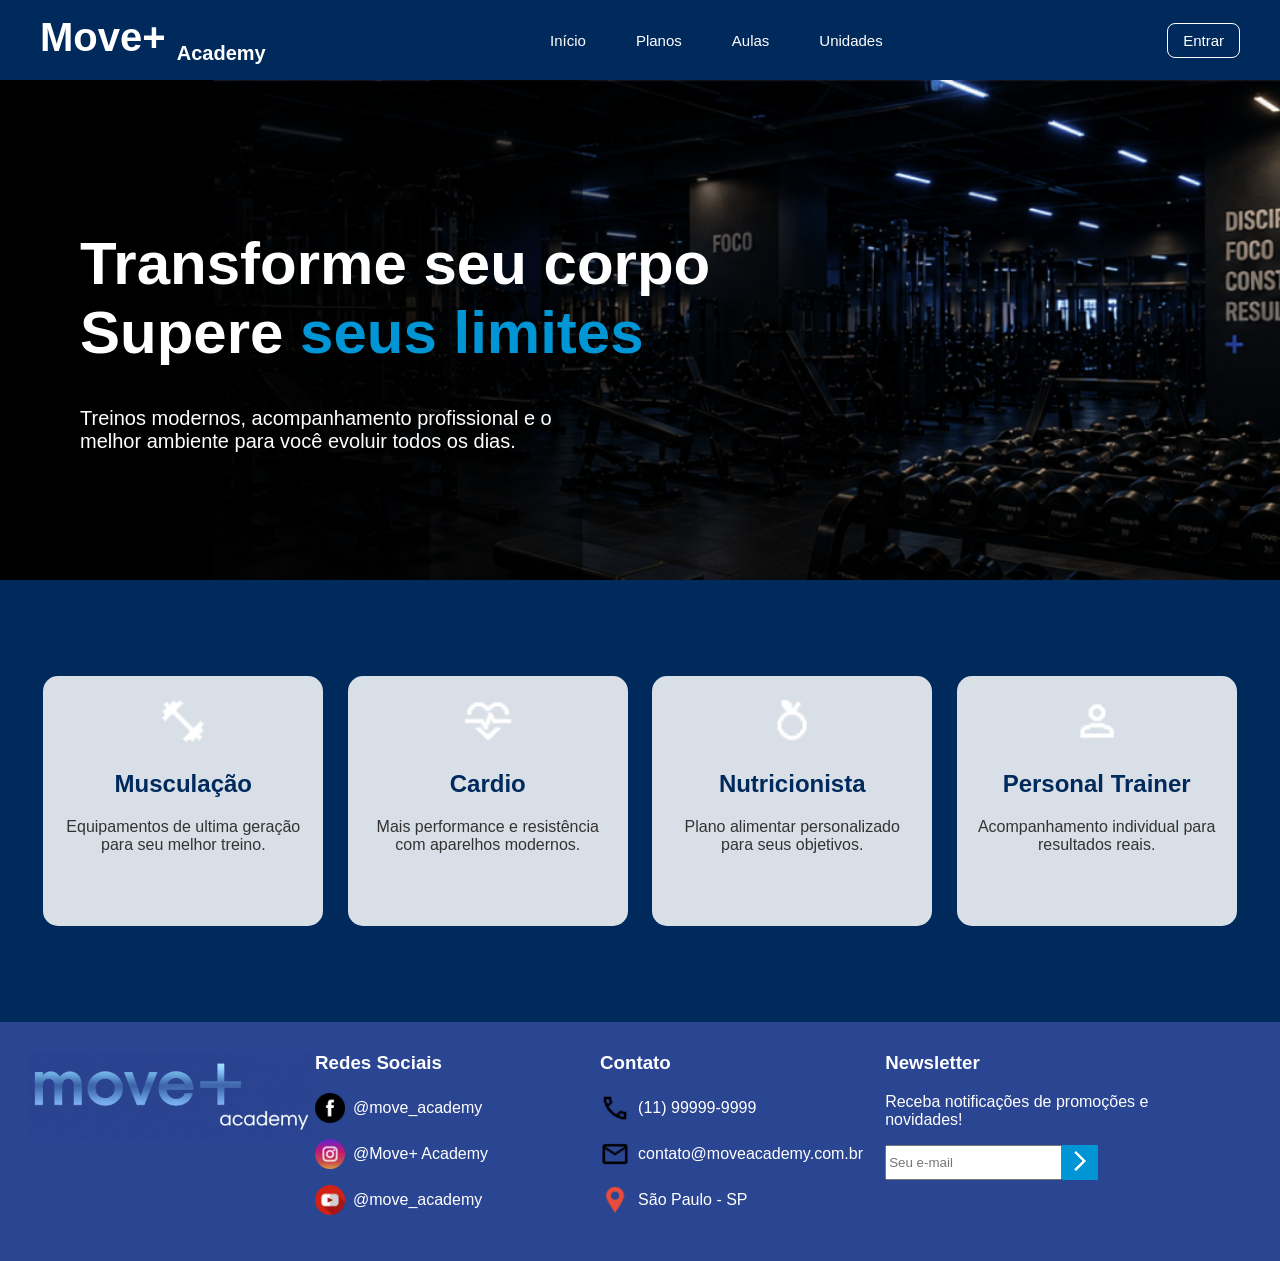
<file: index.html>
<!DOCTYPE html>
<html lang="pt-br">
<head>
    <meta charset="UTF-8">
    <meta name="viewport" content="width=device-width, initial-scale=1.0">
    <meta name="description"
        content="Conheça a Move+ Academy! Uma academia completa com infraestrutura moderna, treinos personalizados e professores prontos para acelerar os seus resultados. Na Move+ Academy você encontra o equilíbrio perfeito entre saúde e alta performance. Treinos inteligentes, modalidades variadas e uma comunidade ativa. Comece hoje!">
    <title>Página Inicial</title>
    <link rel="icon" type="image/png" sizes="32x32" href="img\+.png">
    <link rel="stylesheet" href="css/style.css">
    <link rel="manifest" href="./manifest.json">
    <meta name="theme-color" content="#000000">
</head>

<body>

    <header>


        <div class="logo">
            Move+ <sub>Academy</sub>
        </div>


        <div class="Paginas">
            <a href="index.html">Início</a>
            <a href="planos.html">Planos</a>
            <a href="aulas.html">Aulas</a>
            <a href="unidades.html">Unidades</a>
        </div>


        <div class="Entrar">
            <a href="Tela_login.html">Entrar</a>
        </div>

    </header>
    <div class="painelPrincipal">
        <h1><br>
            Transforme seu corpo<br>
            Supere <strong>seus limites</strong>
        </h1>

        <p>
            Treinos modernos, acompanhamento profissional
            e o melhor ambiente para você evoluir todos os dias.
        </p>
    </div>
    <br><br>
    <div class="Conjunto_recursos">

        <div class="recursos">

            <img src="img/Peso.png" style="width: 50px;">
            <h2>Musculação</h2>
            <p>Equipamentos de ultima geração para seu melhor treino.</p>

        </div>

        <div class="recursos">

            <img src="img/Cardiopng.png" style="width: 50px;">
            <h2>Cardio</h2>
            <p>Mais performance e resistência com aparelhos modernos.</p>

        </div>

        <div class="recursos">

            <img src="img/Nutri.png" style="width: 50px;">
            <h2>Nutricionista</h2>
            <p>Plano alimentar personalizado para seus objetivos.</p>

        </div>

        <div class="recursos">

            <img src="img/Person.png" style="width: 50px;">
            <h2>Personal Trainer</h2>
            <p>Acompanhamento individual para resultados reais.</p>

        </div>
    </div>

    <br><br>

    <footer>

        <div class="coluna">
            <img src="img/move+ academy.png" width="350">
        </div>

        <div class="coluna">
            <h3>Redes Sociais</h3>
            <p><img src="img/facebook.png"> @move_academy</p>
            <p><img src="img/instagram.png"> @Move+ Academy</p>
            <p><img src="img/youtube.png"> @move_academy</p>
        </div>

        <div class="coluna">
            <h3>Contato</h3>
            <p><img src="img/telefone.png">(11) 99999-9999</p>
            <p><img src="img/email.png">contato@moveacademy.com.br</p>
            <p><img src="img/pino_de_localizacao.png">São Paulo - SP</p>
        </div>

        <div class="coluna">
            <h3>Newsletter</h3>

            <p>Receba notificações de promoções e novidades!</p>

            <div class="newsletter">
                <input class="email" type="email" id="emailNewsletter" placeholder="Seu e-mail">
                <button class="Enviar" id="btnNewsletter">
                    <img src="img/Seta_direita.png">
                </button>
            </div>

    </footer>

    <script src="js/script.js"></script>
     <script>
      if (typeof navigator.serviceWorker !== 'undefined') {
        navigator.serviceWorker.register('./sw.js')
      }
    </script>

</body>

</html>
</file>
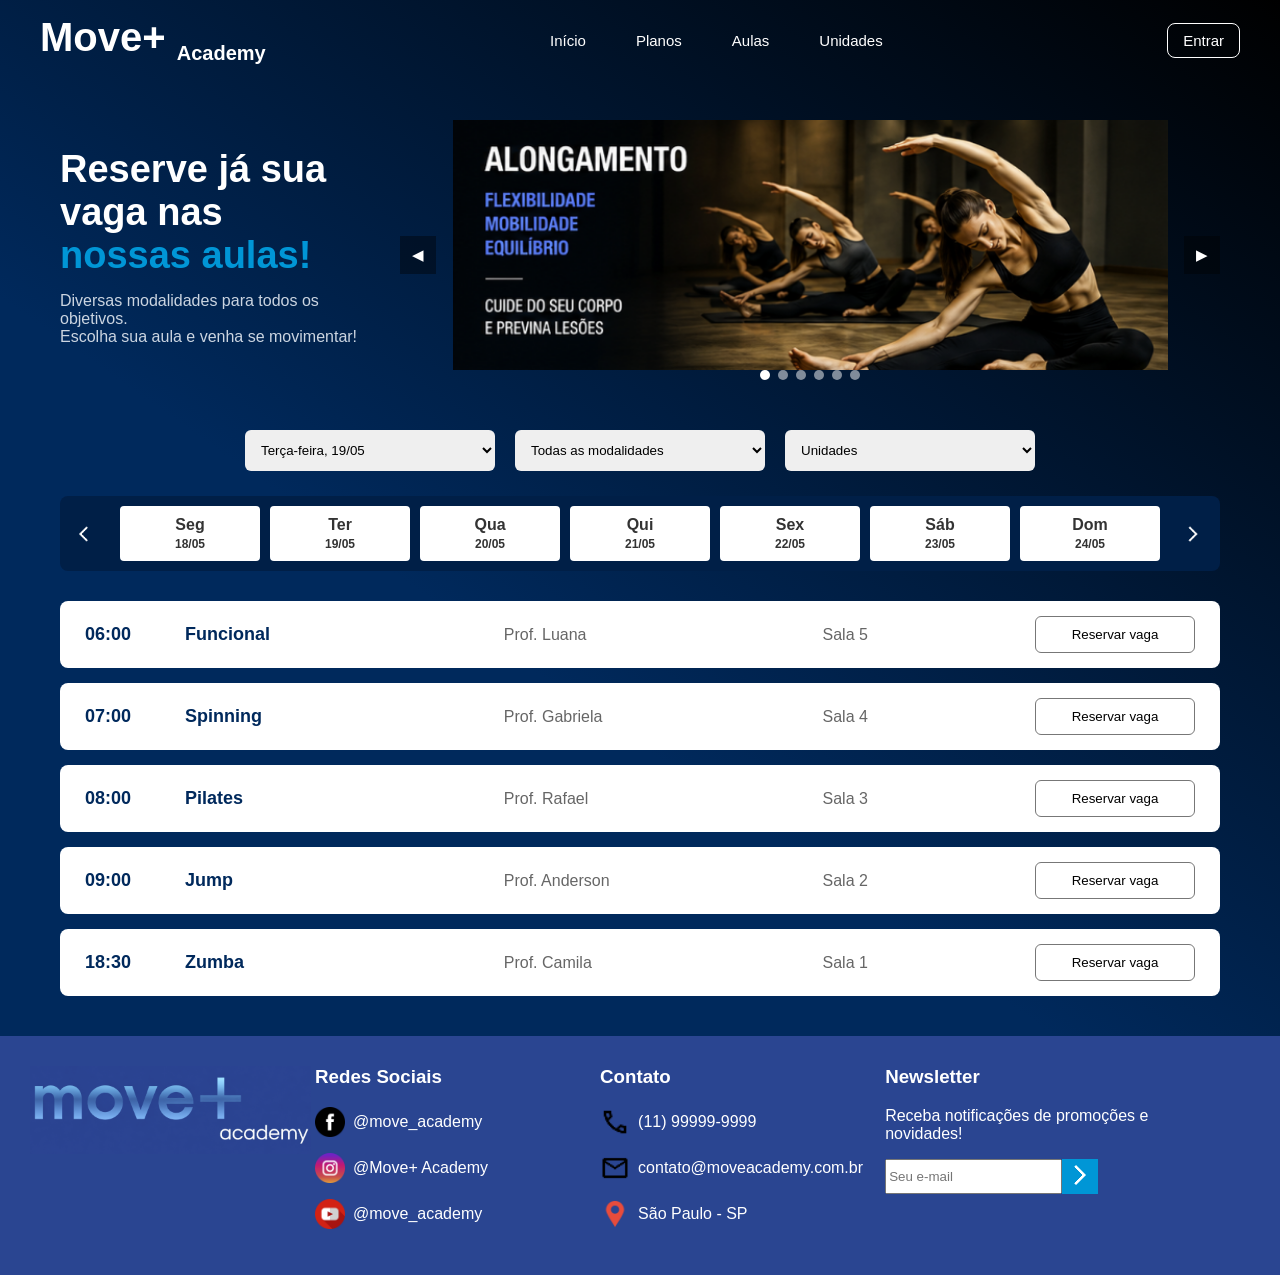
<file: aulas.html>
<!DOCTYPE html>
<html lang="pt-br">
<head>
    <meta charset="UTF-8">
    <meta name="viewport" content="width=device-width, initial-scale=1.0">
    <meta name="description"
        content="Conheça a Move+ Academy! Uma academia completa com infraestrutura moderna, treinos personalizados e professores prontos para acelerar os seus resultados. Na Move+ Academy você encontra o equilíbrio perfeito entre saúde e alta performance. Treinos inteligentes, modalidades variadas e uma comunidade ativa. Comece hoje!">
    <title>Página de aulas</title>
    <link rel="icon" type="image/png" sizes="32x32" href="img/+.png">
    <link rel="stylesheet" href="css/style.css">
    <link rel="manifest" href="./manifest.json">
    <meta name="theme-color" content="#000000">
</head>

<body style="background: linear-gradient(35deg, rgba(0, 41, 92, 1) 45%, rgba(0, 0, 0, 1) 100%);">


    <header>
        <div class="logo">
            Move+ <sub>Academy</sub>
        </div>

        <div class="Paginas">
            <a href="index.html">Início</a>
            <a href="planos.html">Planos</a>
            <a href="aulas.html">Aulas</a>
            <a href="unidades.html">Unidades</a>
        </div>

        <div class="Entrar">
            <a href="Tela_login.html">Entrar</a>
        </div>
    </header>

    <main class="principal">

        <section class="banner">

            <div class="textoAulas">
                <h1>Reserve já sua vaga nas <br><span>nossas aulas!</span></h1>
                <p>Diversas modalidades para todos os objetivos.<br>Escolha sua aula e venha se movimentar!</p>
            </div>

           <div class="cardAula carrossel-container">

                <!-- Imagens do banner -->
                <div class="imagens-slide">
                    <img src="img/Alongamento.png" class="ativa" alt="Alongamento">
                    <img src="img/Funcional.png" alt="Funcional">
                    <img src="img/Zumba.png" alt="Zumba">
                    <img src="img/Spinning.png" alt="Spinning">
                    <img src="img/Body_pump.png" alt="Body Pump">
                    <img src="img/Jump.png" alt="Jump">
                </div>

                <!-- Botões -->
                <button class="botao-nav" id="prev" aria-label="Anterior">◀</button>
                <button class="botao-nav" id="next" aria-label="Próximo">▶</button>

                <!-- Indicadores -->
                <div class="indicadores" id="indicadores"></div>

            </div>

        </section>


        <section class="filtros">

            <div class="filtro">

                <div class="caixa">
                    <select>
                        <option>Terça-feira, 19/05</option>
                        <option>Quarta-feira, 20/05 </option>
                        <option>Quinta-feira, 21/05 </option>
                        <option>Sexta-feira, 22/05 </option>
                        <option>Sábado, 23/05 </option>
                        <option>Domingo, 24/05</option>
                    </select>
                </div>

                <div class="caixa">
                    <select>
                        <option>Todas as modalidades</option>
                        <option>Alongamento</option>
                        <option>Body Pump</option>
                        <option>Funcional</option>
                        <option>Jump</option>
                        <option>Spinning</option>
                        <option>Zumba</option>
                    </select>
                </div>

                <div class="caixa">
                    <select>
                        <option>Unidades</option>
                        <option>Unidade Vila Mariana</option>
                        <option>Unidade Vitória</option>
                        <option>Unidade Centro</option>
                        <option>Unidade Batel</option>
                        <option>Unidade Copacabana</option>
                        <option>Unidade Alphaville</option>
                        <option>Unidade Zona Sul</option>
                        <option>Unidade Paulista</option>
                    </select>
                </div>

            </div>

        </section>

        <section class="dias">

            <button class="setaE"></button>

            <div class="listaDias">

                <div class="dia">
                    <span>Seg</span>
                    <span class="data">18/05</span>
                </div>

                <div class="dia">
                    <span>Ter</span>
                    <span class="data">19/05</span>
                </div>

                <div class="dia">
                    <span>Qua</span>
                    <span class="data">20/05</span>
                </div>

                <div class="dia">
                    <span>Qui</span>
                    <span class="data">21/05</span>
                </div>

                <div class="dia">
                    <span>Sex</span>
                    <span class="data">22/05</span>
                </div>

                <div class="dia">
                    <span>Sáb</span>
                    <span class="data">23/05</span>
                </div>

                <div class="dia">
                    <span>Dom</span>
                    <span class="data">24/05</span>
                </div>

            </div>

            <button class="setaD"></button>

        </section>

        <section class="horarios">

            <div class="aula">
                <div class="hora">06:00</div>
                <div class="nomeAula">Funcional</div>
                <div class="professor">Prof. Luana</div>
                <div class="local">Sala 5</div>
                <div class="acao">
                    <button class="reservar" onclick="verificarLoginEAgendar('Funcional','06:00')">
                        Reservar vaga
                    </button>
                </div>
            </div>

            <div class="aula">
                <div class="hora">07:00</div>
                <div class="nomeAula">Spinning</div>
                <div class="professor">Prof. Gabriela</div>
                <div class="local">Sala 4</div>
                <div class="acao">
                    <button class="reservar" onclick="verificarLoginEAgendar('Spinning','07:00')">
                        Reservar vaga
                    </button>
                </div>
            </div>

            <div class="aula">
                <div class="hora">08:00</div>
                <div class="nomeAula">Pilates</div>
                <div class="professor">Prof. Rafael</div>
                <div class="local">Sala 3</div>
                <div class="acao">
                    <button class="reservar" onclick="verificarLoginEAgendar('Pilates','08:00')">
                        Reservar vaga
                    </button>
                </div>
            </div>

            <div class="aula">
                <div class="hora">09:00</div>
                <div class="nomeAula">Jump</div>
                <div class="professor">Prof. Anderson</div>
                <div class="local">Sala 2</div>
                <div class="acao">
                    <button class="reservar" onclick="verificarLoginEAgendar('Jump','09:00')">
                        Reservar vaga
                    </button>
                </div>
            </div>

            <div class="aula">
                <div class="hora">18:30</div>
                <div class="nomeAula">Zumba</div>
                <div class="professor">Prof. Camila</div>
                <div class="local">Sala 1</div>
                <div class="acao">
                    <button class="reservar" onclick="verificarLoginEAgendar('Zumba','18:30')">
                        Reservar vaga
                    </button>
                </div>
            </div>

        </section>

    </main>

    <footer>

        <div class="coluna">
            <img src="img/move+ academy.png" width="350">
        </div>

        <div class="coluna">
            <h3>Redes Sociais</h3>
            <p><img src="img/facebook.png"> @move_academy</p>
            <p><img src="img/instagram.png"> @Move+ Academy</p>
            <p><img src="img/youtube.png"> @move_academy</p>
        </div>

        <div class="coluna">
            <h3>Contato</h3>
            <p><img src="img/telefone.png">(11) 99999-9999</p>
            <p><img src="img/email.png">contato@moveacademy.com.br</p>
            <p><img src="img/pino_de_localizacao.png">São Paulo - SP</p>
        </div>

        <div class="coluna">
            <h3>Newsletter</h3>

            <p>Receba notificações de promoções e novidades!</p>

            <div class="newsletter">
                <input class="email" type="email" id="emailNewsletter" placeholder="Seu e-mail">
                <button class="Enviar" id="btnNewsletter">
                    <img src="img/Seta_direita.png">
                </button>
            </div>

    </footer>

    <script src="js/script.js"></script>
</body>

</html>
</file>
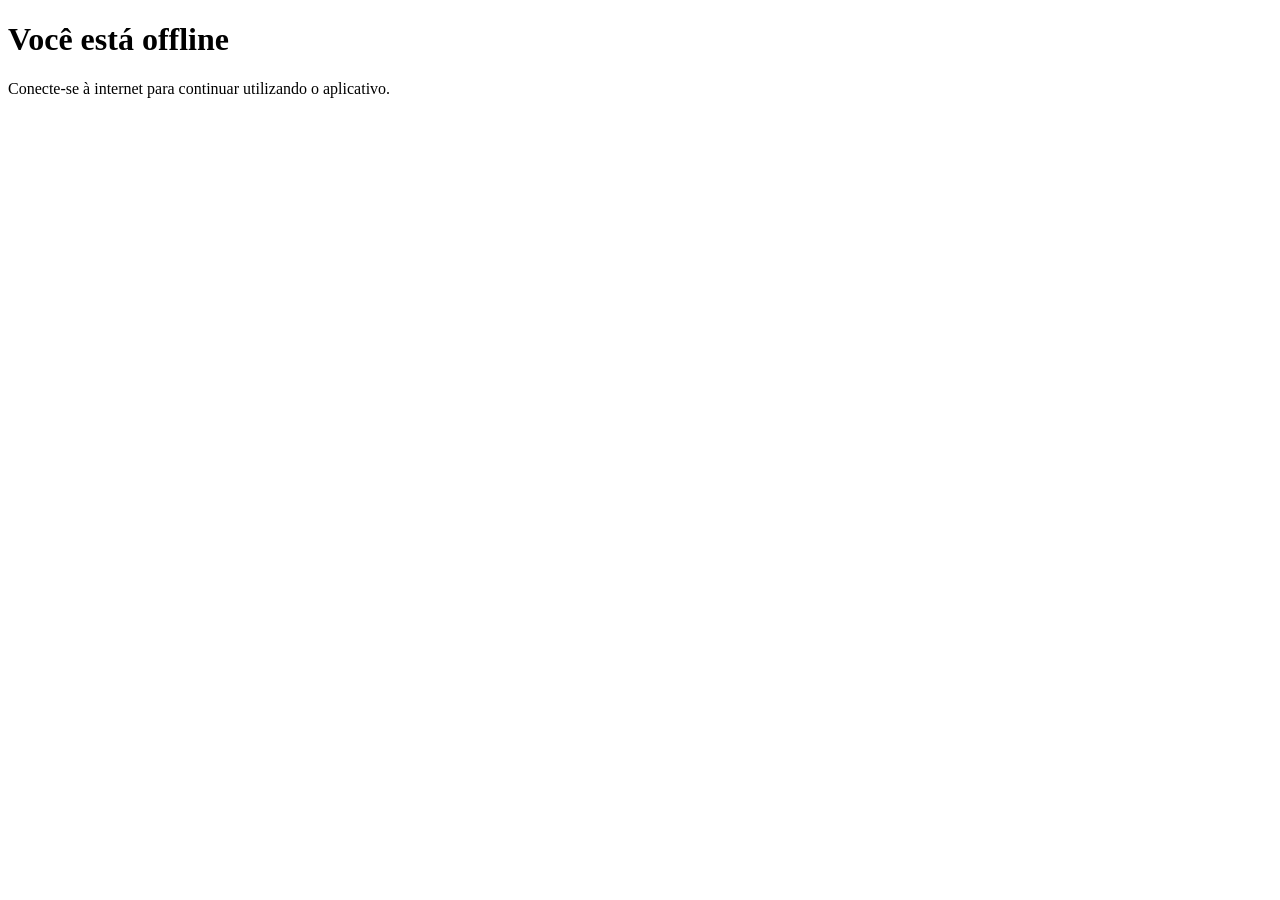
<file: offline.html>
<!DOCTYPE html>
<html lang="pt-BR">
<head>
    <meta charset="UTF-8">
    <meta name="viewport" content="width=device-width, initial-scale=1.0">
    <title>Offline</title>
</head>
<body>
    <h1>Você está offline</h1>
    <p>Conecte-se à internet para continuar utilizando o aplicativo.</p>
</body>
</html>
</file>
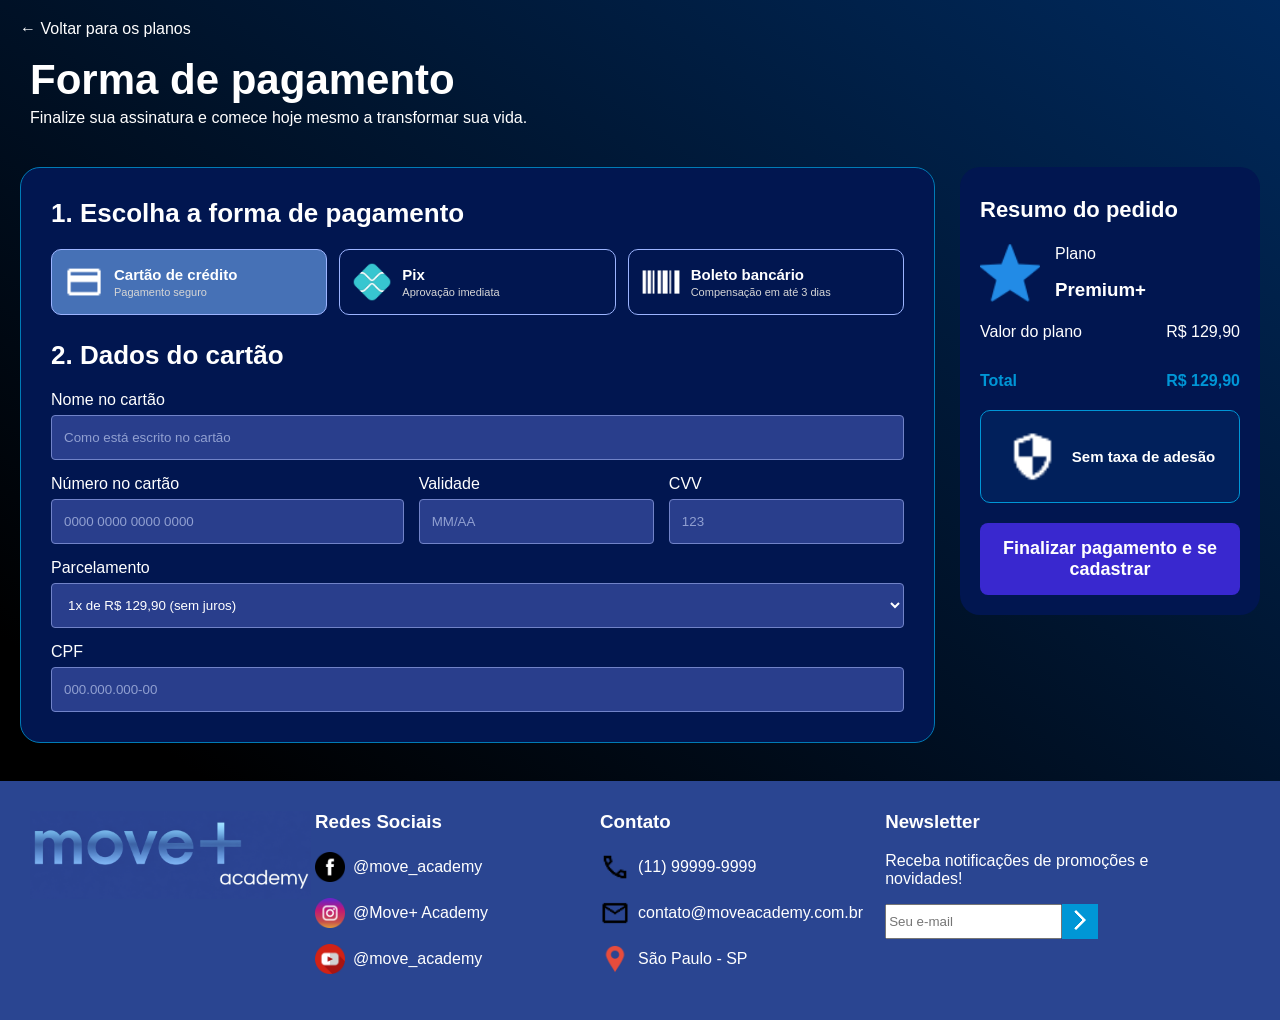
<file: pagamento.html>
<!DOCTYPE html>
<html lang="pt-br">
<head>
    <meta charset="UTF-8">
    <meta name="viewport" content="width=device-width, initial-scale=1.0">
    <meta name="description"
        content="Conheça a Move+ Academy! Uma academia completa com infraestrutura moderna, treinos personalizados e professores prontos para acelerar os seus resultados. Na Move+ Academy você encontra o equilíbrio perfeito entre saúde e alta performance. Treinos inteligentes, modalidades variadas e uma comunidade ativa. Comece hoje!">
    <title>Página de pagamento</title>
    <link rel="icon" type="image/png" sizes="32x32" href="img/+.png">
    <link rel="stylesheet" href="css/style.css">
    <link rel="manifest" href="./manifest.json">
    <meta name="theme-color" content="#000000">
</head>
<body class="PaginaPagamento">

    <a href="planos.html" class="Voltar">
        ← Voltar para os planos
    </a>
    <br><br>

    <div class="PagamentoTitulo">
        <h1>Forma de pagamento</h1>
        <p>Finalize sua assinatura e comece hoje mesmo a transformar sua vida.</p>
    </div>

    <div class="PagamentoArea">

        <!-- LADO ESQUERDO -->
        <div class="PagamentoForm">

            <h2>1. Escolha a forma de pagamento</h2>

            <div class="MetodosPagamento">

                <div class="Metodo ativo" onclick="mostrarPagamento('cartao', this)">
                    <img src="img/Cartao.png" alt="Cartão">
                    <div class="InfoMetodo">
                        <span>Cartão de crédito</span>
                        <p>Pagamento seguro</p>
                    </div>
                </div>

                <div class="Metodo" onclick="mostrarPagamento('pix', this)">
                    <img src="img/Pix.png" alt="Pix">
                    <div class="InfoMetodo">
                        <span>Pix</span>
                        <p>Aprovação imediata</p>
                    </div>
                </div>

                <div class="Metodo" onclick="mostrarPagamento('boleto', this)">
                    <img src="img/Boleto.png" alt="Boleto">
                    <div class="InfoMetodo">
                        <span>Boleto bancário</span>
                        <p>Compensação em até 3 dias</p>
                    </div>
                </div>

            </div>

            <!-- OPÇÃO 1: CARTÃO DE CRÉDITO -->
            <div id="formCartao" class="conteudoPagamento">
                <h2>2. Dados do cartão</h2>

                <label>Nome no cartão</label>
                <input type="text" placeholder="Como está escrito no cartão">

                <div class="LinhaInputs">
                    <div>
                        <label>Número no cartão</label>
                        <input type="text" placeholder="0000 0000 0000 0000">
                    </div>

                    <div>
                        <label>Validade</label>
                        <input type="text" placeholder="MM/AA">
                    </div>

                    <div>
                        <label>CVV</label>
                        <input type="text" placeholder="123">
                    </div>
                </div>

                <label>Parcelamento</label>
                <select>
                    <option>1x de R$ 129,90 (sem juros)</option>
                    <option>2x de R$ 64,95 (sem juros)</option>
                    <option>3x de R$ 43,30 (sem juros)</option>
                    <option>4x de R$ 35,90 (com juros)</option>
                    <option>5x de R$ 29,90 (com juros)</option>
                    <option>6x de R$ 25,90 (com juros)</option>
                    <option>7x de R$ 22,90 (com juros)</option>
                    <option>8x de R$ 20,90 (com juros)</option>
                    <option>9x de R$ 19,90 (com juros)</option>
                    <option>10x de R$ 17,90 (com juros)</option>
                </select>

                <label>CPF</label>
                <input type="text" placeholder="000.000.000-00">
            </div>

            <!-- OPÇÃO 2: PIX -->
            <div id="formPix" class="conteudoPagamento" style="display: none;">
                <h2>2. Pagamento via Pix</h2>
                <p>Escaneie o QR code abaixo com o app do seu banco ou copie o código Pix</p>

                <div class="ContainerPix">
                    <img src="img/qr.png" alt="QR Code Pix" class="QrCodeImg">

                    <div class="InstrucoesPix">
                        <div class="PassoPix">
                            <span class="NumeroPasso">1</span>
                            <p>Abra o app do seu banco e escolha a opção de pix</p>
                        </div>
                        <div class="PassoPix">
                            <span class="NumeroPasso">2</span>
                            <p>Escaneie o QR code ou copie e cole o código Pix</p>
                        </div>
                        <div class="PassoPix">
                            <span class="NumeroPasso">3</span>
                            <p>Efetue seu pagamento e pronto!</p>
                        </div>
                    </div>
                </div>

                <label>Código Pix (Copia e cola)</label>
                <div class="LinhaCopiaCola">
                    <input type="text" id="codigoPix"
                        value="00020126580014br.gov.bcb.pix0136123e4567-e89b-12d3-a456-4266141740005204000053039865405129.905802BR5913Move Academy6009Sao Paulo62070503***6304E2CA"
                        readonly>
                    <button type="button" onclick="copiarPix()">Copiar código</button>
                </div>
            </div>

            <!-- OPÇÃO 3: BOLETO -->
            <!-- OPÇÃO 3: BOLETO -->
            <div id="formBoleto" class="conteudoPagamento" style="display: none;">
                <h2>2. Pagamento com Boleto</h2>
                <p>Clique no botão para gerar o boleto e código de barras para pagar!</p>

                <div class="BoxBoleto">
                    <div class="IconeBoleto">
                        <img src="img/Boleto.png" alt="Ícone Boleto">
                    </div>
                    <button type="button" class="BtnGerarBoleto" onclick="gerarBoleto()">Gerar boleto bancário</button>
                </div>

                <div class="AlertaInformativo">
                    <div class="IconeInfo">i</div>
                    <div class="TextoInfo">
                        <strong>O pagamento será identificado em até 3 dias úteis</strong>
                        <p>Após o pagamento e cadastro efetuados, sua assinatura será ativada automaticamente</p>
                    </div>
                </div>
            </div>

        </div>

        <!-- LADO DIREITO (RESUMO) -->
        <div class="ResumoPedido">
            <h2>Resumo do pedido</h2>

            <div class="PlanoResumo">
                <img id="resumoImg" src="img/PlanoPremium+.png" width="60" alt="Selo do Plano">
                <div>
                    <p>Plano</p>
                    <h3 id="resumoNome">Premium+</h3>
                </div>
            </div>

            <div class="Valores">
                <p>Valor do plano</p>
                <p id="resumoValor">R$ 129,90</p>
            </div>

            <div class="Valores">
                <strong>Total</strong>
                <strong id="resumoTotal">R$ 129,90</strong>
            </div>

            <div class="SemTaxa">
                <img src="img/Adesao.png" width="55" alt="Sem taxa de adesão">
                <span>Sem taxa de adesão</span>
            </div>

            <button class="Finalizar" onclick="finalizarPagamento()">
                <a href="Tela_cadastro.html">
                    Finalizar pagamento e se cadastrar
                </a>
            </button>
        </div>

    </div>
    <br>

    <footer>
        <div class="coluna">
            <img src="img/move+ academy.png" width="300" alt="Move+ Academy">
        </div>

        <div class="coluna">
            <h3>Redes Sociais</h3>
            <p><img src="img/facebook.png" alt="Facebook"> @move_academy</p>
            <p><img src="img/instagram.png" alt="Instagram"> @Move+ Academy</p>
            <p><img src="img/youtube.png" alt="YouTube"> @move_academy</p>
        </div>

        <div class="coluna">
            <h3>Contato</h3>
            <p><img src="img/telefone.png" alt="Telefone">(11) 99999-9999</p>
            <p><img src="img/email.png" alt="E-mail">contato@moveacademy.com.br</p>
            <p><img src="img/pino_de_localizacao.png" alt="Localização">São Paulo - SP</p>
        </div>

        <div class="coluna">
            <h3>Newsletter</h3>
            <p>Receba notificações de promoções e novidades!</p>

            <div class="newsletter">
                <input class="email" type="email" id="emailNewsletter" placeholder="Seu e-mail">
                <button class="Enviar" id="btnNewsletter">
                    <img src="img/Seta_direita.png" alt="Enviar">
                </button>
            </div>
        </div>
    </footer>

    <script src="js/script.js"></script>

</body>

</html>
</file>
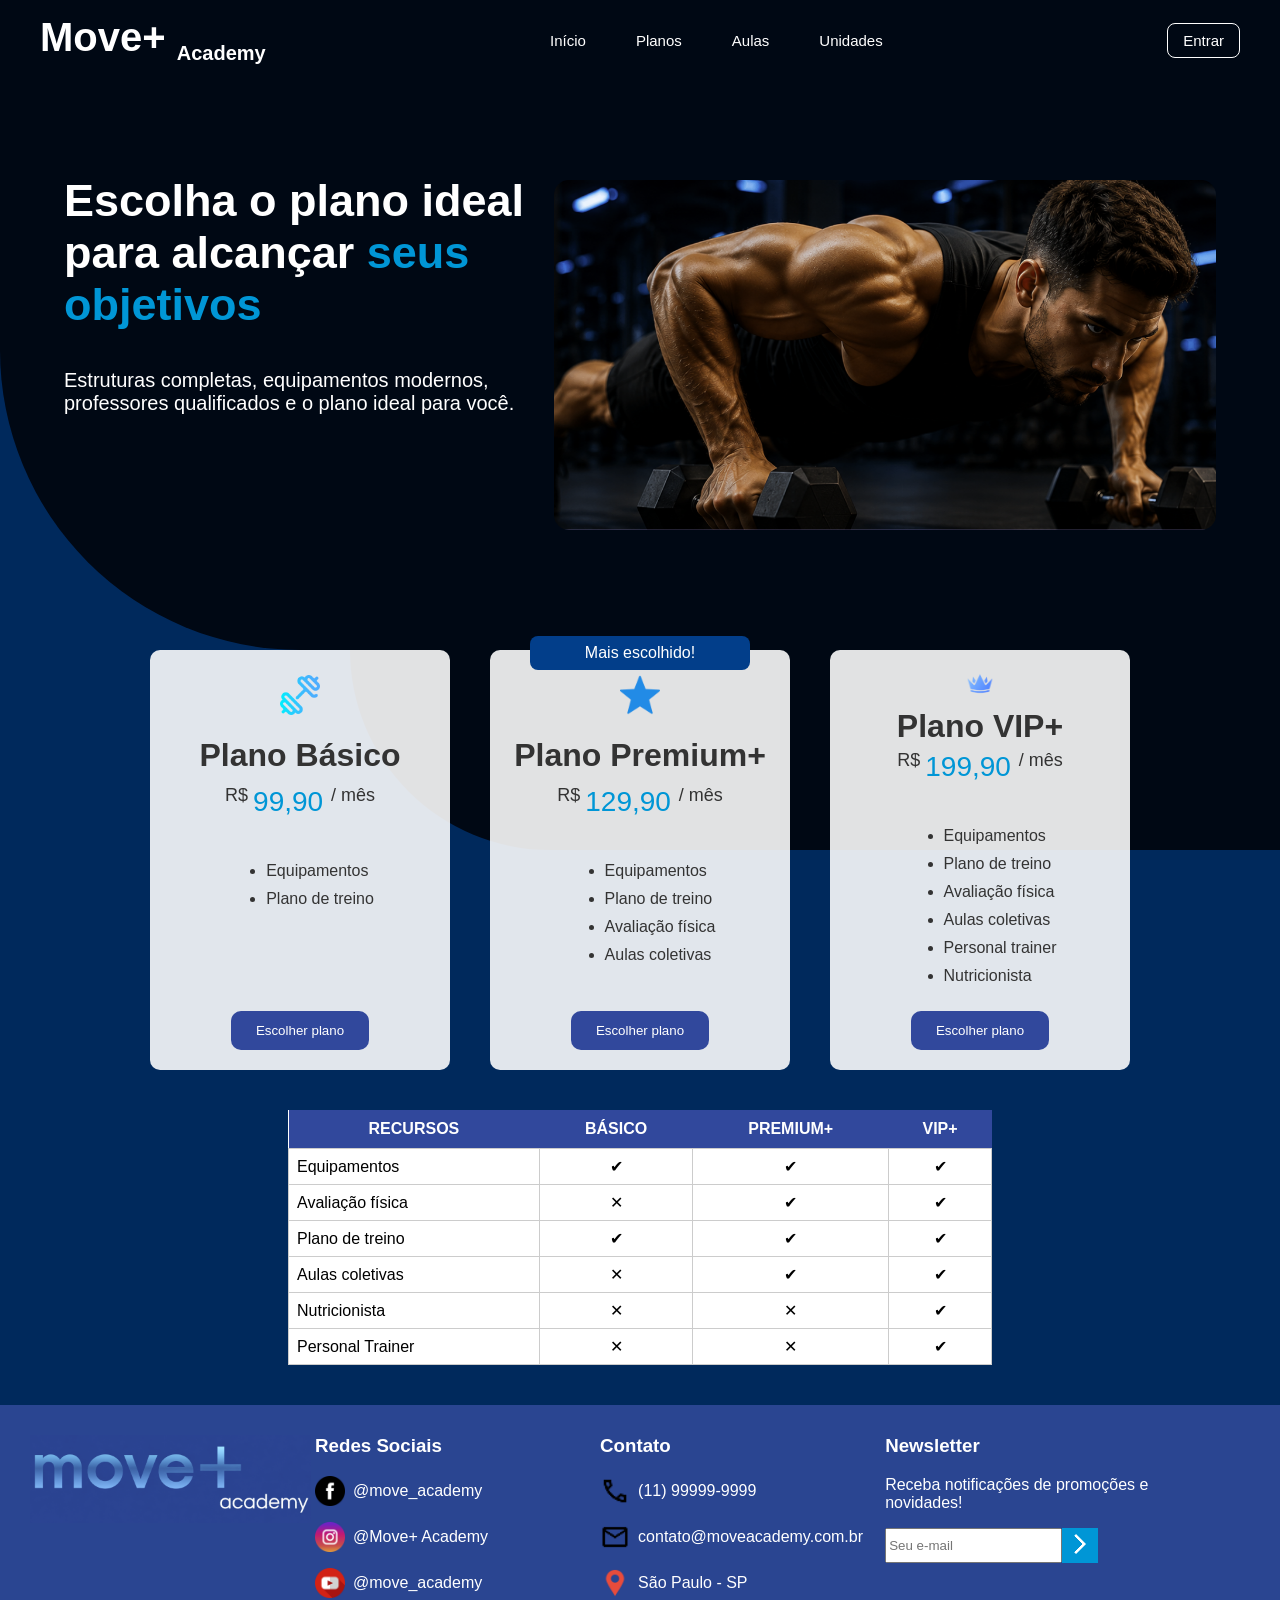
<file: planos.html>
<!DOCTYPE html>
<html lang="pt-br">
<head>
    <meta charset="UTF-8">
    <meta name="viewport" content="width=device-width, initial-scale=1.0">
    <meta name="description" content="Conheça a Move+ Academy! Uma academia completa com infraestrutura moderna, treinos personalizados e professores prontos para acelerar os seus resultados. Na Move+ Academy você encontra o equilíbrio perfeito entre saúde e alta performance. Treinos inteligentes, modalidades variadas e uma comunidade ativa. Comece hoje!">
    <title>Página de planos</title>
    <link rel="icon" type="image/png" sizes="32x32" href="img/+.png">
    <link rel="stylesheet" href="css/style.css">
    <link rel="manifest" href="./manifest.json">
    <meta name="theme-color" content="#000000">
</head>

<body>

    <!-- ================================================================
         TOPO
         ================================================================ -->

    <div class="FundoPlanosTopo">

        <header>

            <div class="logo">
                Move+ <sub>Academy</sub>
            </div>

            <nav class="Paginas">
                <a href="index.html">Início</a>
                <a href="planos.html">Planos</a>
                <a href="aulas.html">Aulas</a>
                <a href="unidades.html">Unidades</a>
            </nav>

            <div class="Entrar">
                <a href="Tela_login.html">Entrar</a>
            </div>

        </header>


        <!-- ============================================================
             APRESENTAÇÃO DOS PLANOS
             ============================================================ -->

        <section class="TopoPlanos">

            <div class="planosTitulo">

                <h1>
                    Escolha o plano ideal para alcançar
                    <strong>seus objetivos</strong>
                </h1>

                <p>
                    Estruturas completas, equipamentos modernos,
                    professores qualificados e o plano ideal para você.
                </p>

            </div>


            <div class="imagemPlano"></div>

        </section>

    </div>


    <!-- ================================================================
         DECORAÇÃO DO FUNDO
         ================================================================ -->

    <div class="FundoPlanosBaixo"></div>


    <!-- ================================================================
         CARDS DOS PLANOS
         ================================================================ -->

    <section class="cards">

        <!-- PLANO BÁSICO -->

        <div class="card">

            <div class="seloB"
                aria-label="Plano Básico"
                style="background-image: url('img/PlanoBasico.png');">
            </div>

            <h2>Plano Básico</h2>

            <p class="preco">
                <sup><span>R$ </span></sup>
                99,90
                <sup><span>/ mês</span></sup>
            </p>

            <ul>
                <li>Equipamentos</li>
                <li>Plano de treino</li>
            </ul>

            <button type="button">
                <a href="pagamento.html">Escolher plano</a>
            </button>

        </div>


        <!-- PLANO PREMIUM -->

        <div class="card premium">

            <div class="faixa">
                Mais escolhido!
            </div>

            <div class="seloP"
                aria-label="Plano Premium+"
                style="background-image: url('img/PlanoPremium+.png');">
            </div>

            <h2>Plano Premium+</h2>

            <p class="preco">
                <sup><span>R$ </span></sup>
                129,90
                <sup><span>/ mês</span></sup>
            </p>

            <ul>
                <li>Equipamentos</li>
                <li>Plano de treino</li>
                <li>Avaliação física</li>
                <li>Aulas coletivas</li>
            </ul>

            <button type="button">
                <a href="pagamento.html">Escolher plano</a>
            </button>

        </div>


        <!-- PLANO VIP -->

        <div class="card">

            <div class="seloV"
                aria-label="Plano VIP+"
                style="background-image: url('img/PlanoVIP+.png');">
            </div>

            <h2>Plano VIP+</h2>

            <p class="preco">
                <sup><span>R$ </span></sup>
                199,90
                <sup><span>/ mês</span></sup>
            </p>

            <ul>
                <li>Equipamentos</li>
                <li>Plano de treino</li>
                <li>Avaliação física</li>
                <li>Aulas coletivas</li>
                <li>Personal trainer</li>
                <li>Nutricionista</li>
            </ul>

            <button type="button">
                <a href="pagamento.html">Escolher plano</a>
            </button>

        </div>

    </section>


    <!-- ================================================================
         TABELA COMPARATIVA
         ================================================================ -->

    <section class="TabelaPlanos">

        <table>

            <thead>
                <tr>
                    <th>RECURSOS</th>
                    <th>BÁSICO</th>
                    <th>PREMIUM+</th>
                    <th>VIP+</th>
                </tr>
            </thead>

            <tbody>

                <tr>
                    <td>Equipamentos</td>
                    <td>✔</td>
                    <td>✔</td>
                    <td>✔</td>
                </tr>

                <tr>
                    <td>Avaliação física</td>
                    <td>✕</td>
                    <td>✔</td>
                    <td>✔</td>
                </tr>

                <tr>
                    <td>Plano de treino</td>
                    <td>✔</td>
                    <td>✔</td>
                    <td>✔</td>
                </tr>

                <tr>
                    <td>Aulas coletivas</td>
                    <td>✕</td>
                    <td>✔</td>
                    <td>✔</td>
                </tr>

                <tr>
                    <td>Nutricionista</td>
                    <td>✕</td>
                    <td>✕</td>
                    <td>✔</td>
                </tr>

                <tr>
                    <td>Personal Trainer</td>
                    <td>✕</td>
                    <td>✕</td>
                    <td>✔</td>
                </tr>

            </tbody>

        </table>

    </section>


    <!-- ================================================================
         RODAPÉ
         ================================================================ -->

    <footer>

        <div class="coluna">

            <img
                src="img/move+ academy.png"
                alt="Move+ Academy"
                width="350"
            >

        </div>


        <div class="coluna">

            <h3>Redes Sociais</h3>

            <p>
                <img src="img/facebook.png" alt="">
                @move_academy
            </p>

            <p>
                <img src="img/instagram.png" alt="">
                @Move+ Academy
            </p>

            <p>
                <img src="img/youtube.png" alt="">
                @move_academy
            </p>

        </div>


        <div class="coluna">

            <h3>Contato</h3>

            <p>
                <img src="img/telefone.png" alt="">
                (11) 99999-9999
            </p>

            <p>
                <img src="img/email.png" alt="">
                contato@moveacademy.com.br
            </p>

            <p>
                <img src="img/pino_de_localizacao.png" alt="">
                São Paulo - SP
            </p>

        </div>


        <div class="coluna">

            <h3>Newsletter</h3>

            <p>
                Receba notificações de promoções e novidades!
            </p>

            <div class="newsletter">

                <input
                    class="email"
                    type="email"
                    id="emailNewsletter"
                    placeholder="Seu e-mail"
                    aria-label="Seu e-mail"
                >

                <button
                    class="Enviar"
                    id="btnNewsletter"
                    type="button"
                    aria-label="Enviar e-mail"
                >
                    <img src="img/Seta_direita.png" alt="">
                </button>

            </div>

        </div>

    </footer>


    <script src="js/script.js"></script>

</body>

</html>
</file>
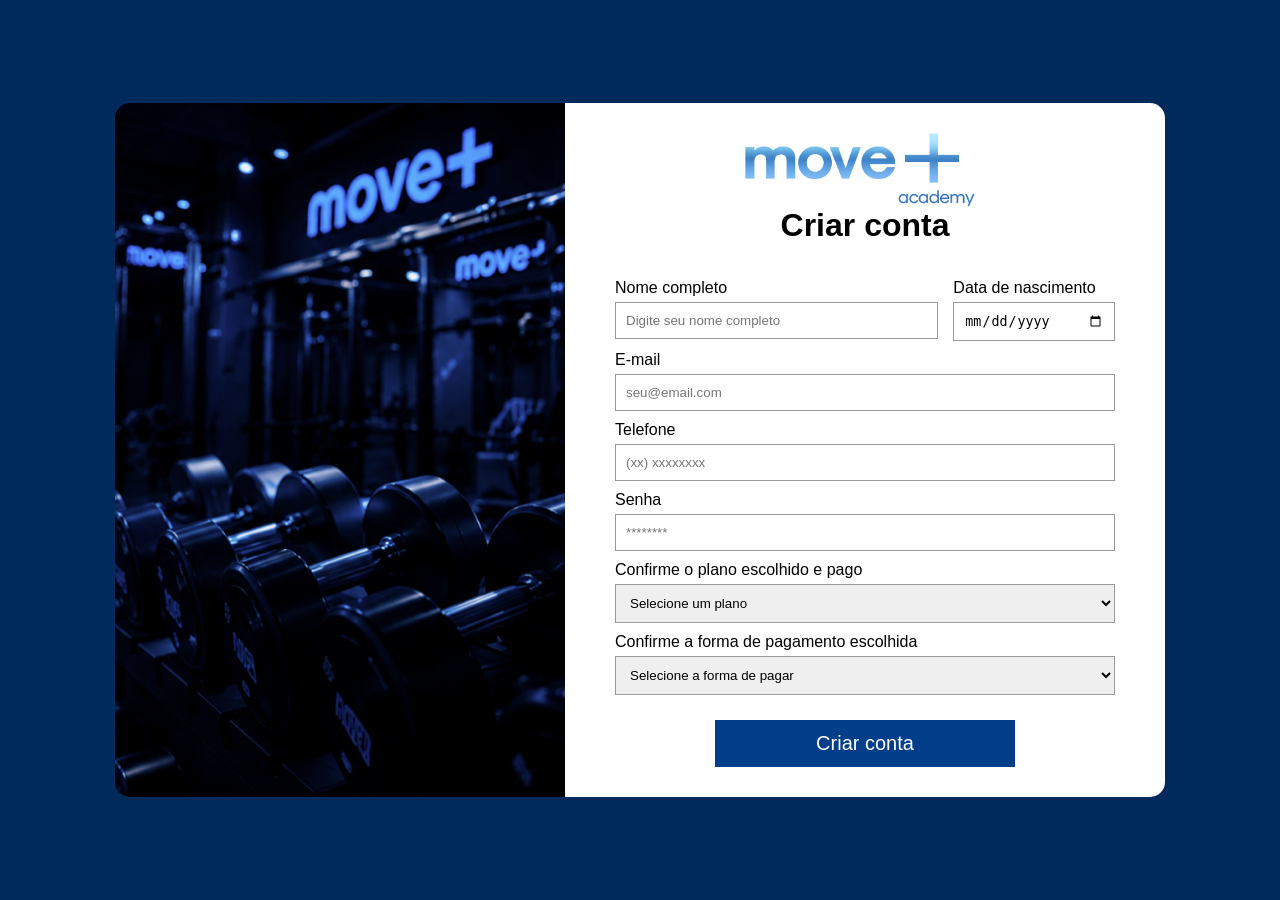
<file: Tela_cadastro.htm>
<!DOCTYPE html>
<html lang="pt-br">

<head>
    <meta charset="UTF-8">
    <meta name="viewport" content="width=device-width, initial-scale=1.0">
    <meta name="description"
        content="Conheça a Move+ Academy! Uma academia completa com infraestrutura moderna, treinos personalizados e professores prontos para acelerar os seus resultados. Na Move+ Academy você encontra o equilíbrio perfeito entre saúde e alta performance. Treinos inteligentes, modalidades variadas e uma comunidade ativa. Comece hoje!">
    <title>Página de cadastro</title>
    <link rel="icon" type="image/png" sizes="32x32" href="img\+.png">
    <link rel="stylesheet" href="css/style.css">
    <link rel="manifest" href="./manifest.json">
    <meta name="theme-color" content="#000000">
</head>

<body class="PaginaCadastro">
    <div class="BoxCadastro">
        <div class="FotoCadastro"></div>

        <div class="Cadastro">

            <img src="img/move+ academyBranca.png" class="CadastroLogo">

            <h1>Criar conta</h1>

            <div class="Linha">

                <div class="CampoNome">
                    <label>Nome completo</label>
                    <input type="text" id="nome" placeholder="Digite seu nome completo">
                </div>

                <div class="CampoData">
                    <label>Data de nascimento</label>
                    <input type="date">
                </div>

            </div>

            <label>E-mail</label>
            <input type="email" id="email" placeholder="seu@email.com">

            <label>Telefone</label>
            <input type="tel" id="telefone" placeholder="(xx) xxxxxxxx">

            <label>Senha</label>
            <input type="password" id="senha" placeholder="********">

            <label>Confirme o plano escolhido e pago</label>
            <select id="plano">
                <option>Selecione um plano</option>
                <option>Básico</option>
                <option>Premium+</option>
                <option>VIP+</option>
            </select>

            <label>Confirme a forma de pagamento escolhida</label>
            <select id="pagamento">
                <option>Selecione a forma de pagar</option>
                <option>PIX</option>
                <option>Cartão</option>
                <option>Boleto</option>
            </select>

            <button type="button" onclick="cadastrar()">Criar conta</button>

        </div>
    </div>

    <script src="js/script.js"></script>
</body>

</html>
</file>
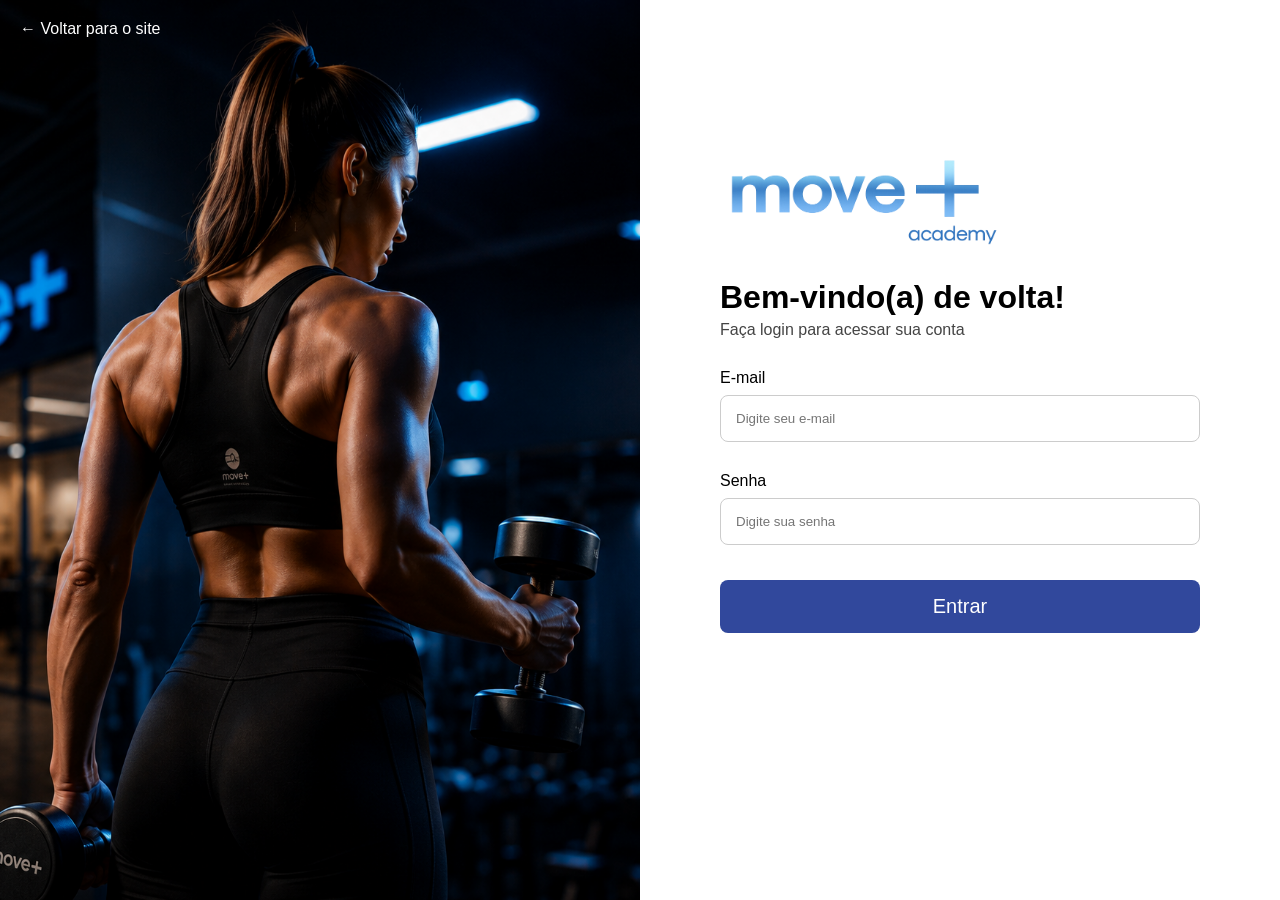
<file: Tela_login.html>
<!DOCTYPE html>
<html lang="pt-br">

<head>
    <meta charset="UTF-8">
    <meta name="viewport" content="width=device-width, initial-scale=1.0">
    <meta name="description"
        content="Conheça a Move+ Academy! Uma academia completa com infraestrutura moderna, treinos personalizados e professores prontos para acelerar os seus resultados. Na Move+ Academy você encontra o equilíbrio perfeito entre saúde e alta performance. Treinos inteligentes, modalidades variadas e uma comunidade ativa. Comece hoje!">
    <title>Página de login</title>
    <link rel="icon" type="image/png" sizes="32x32" href="img\+.png">
    <link rel="stylesheet" href="css/style.css">
    <link rel="manifest" href="./manifest.json">
    <meta name="theme-color" content="#000000">
</head>

<body class="PaginaLogin">

    <div class="FotoLogin">

        <a href="index.html" class="Voltar">
            ← Voltar para o site
        </a>

    </div>

    <div class="Login">

        <img src="img/move+ academyBranca.png" class="LoginLogo">

        <h1>Bem-vindo(a) de volta!</h1>

        <p>Faça login para acessar sua conta</p>

        <label>E-mail</label>
        <input type="email" id="emailLogin" placeholder="Digite seu e-mail">

        <label>Senha</label>
        <input type="password" id="senhaLogin" placeholder="Digite sua senha">

        <button onclick="login()" class="Entrar"> <a href="index.html">Entrar</a></button>

    </div>

    <script src="js/script.js"></script>
</body>

</html>
</file>
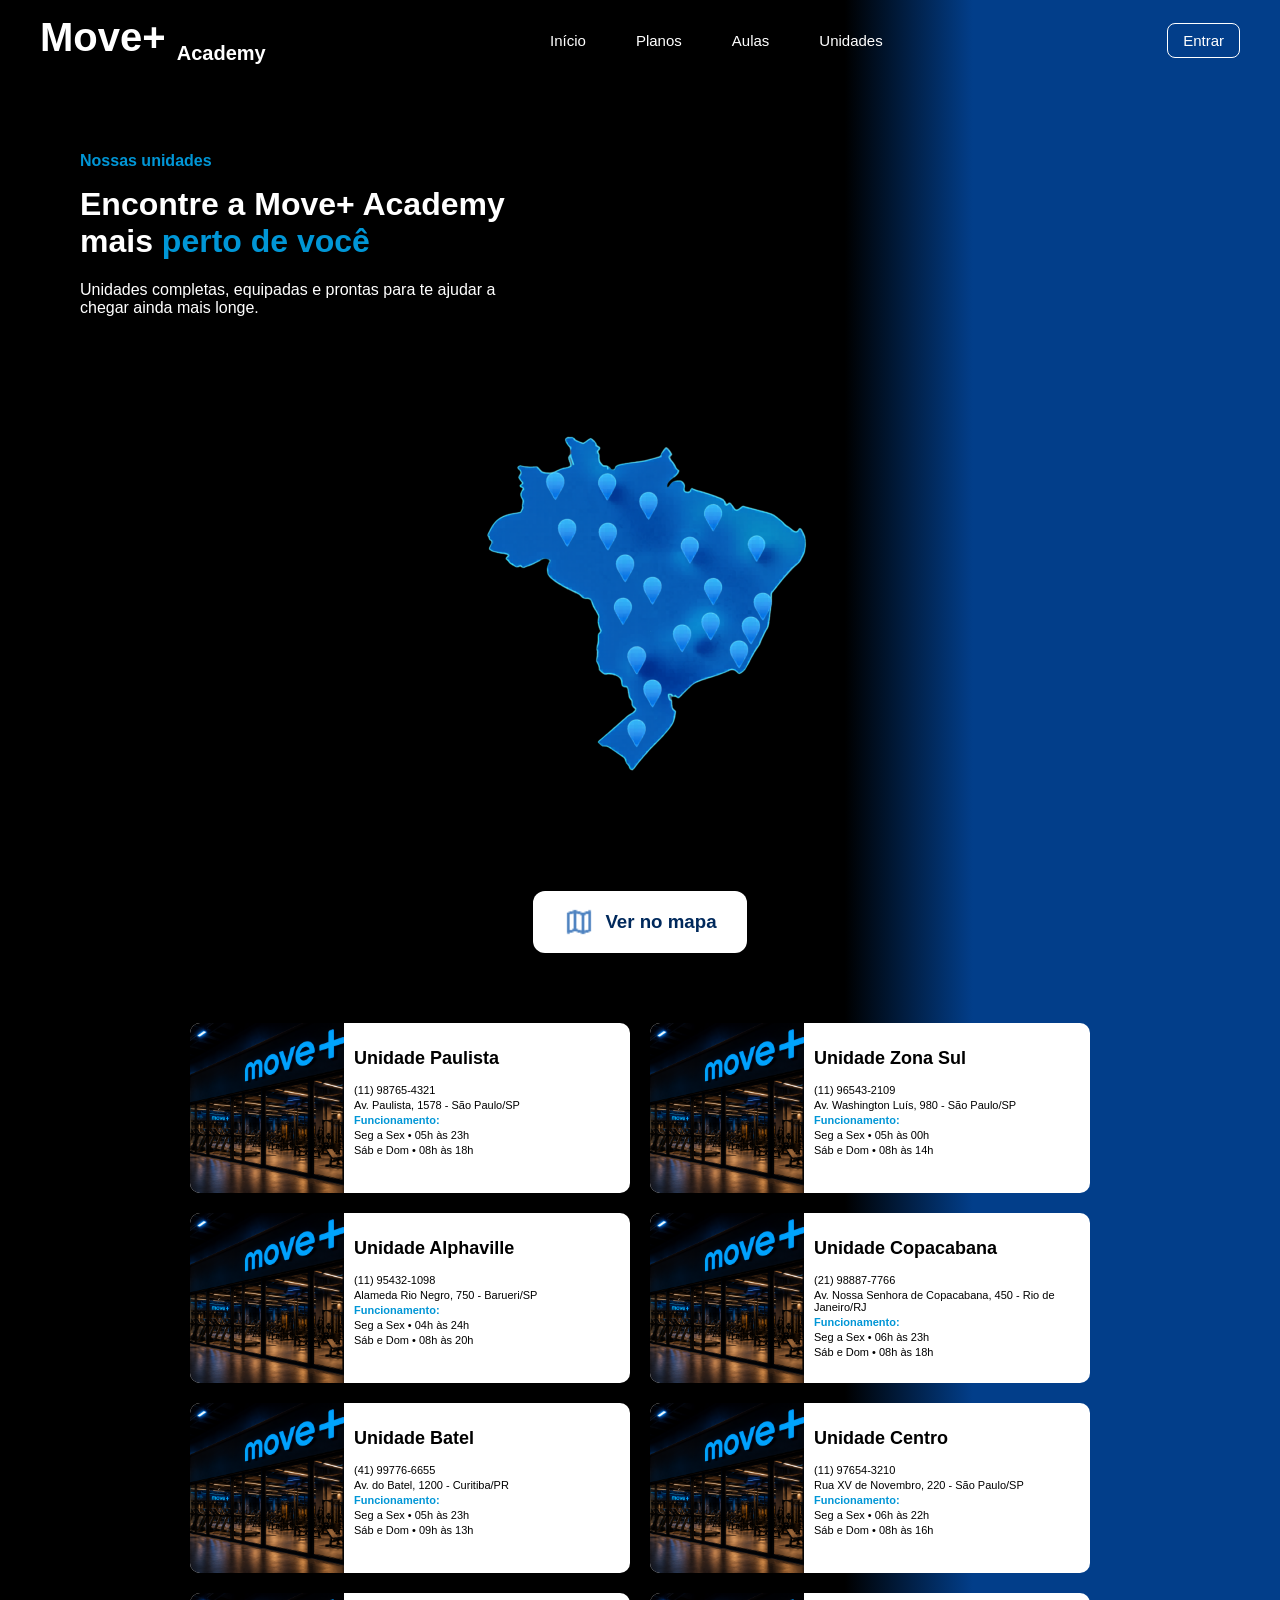
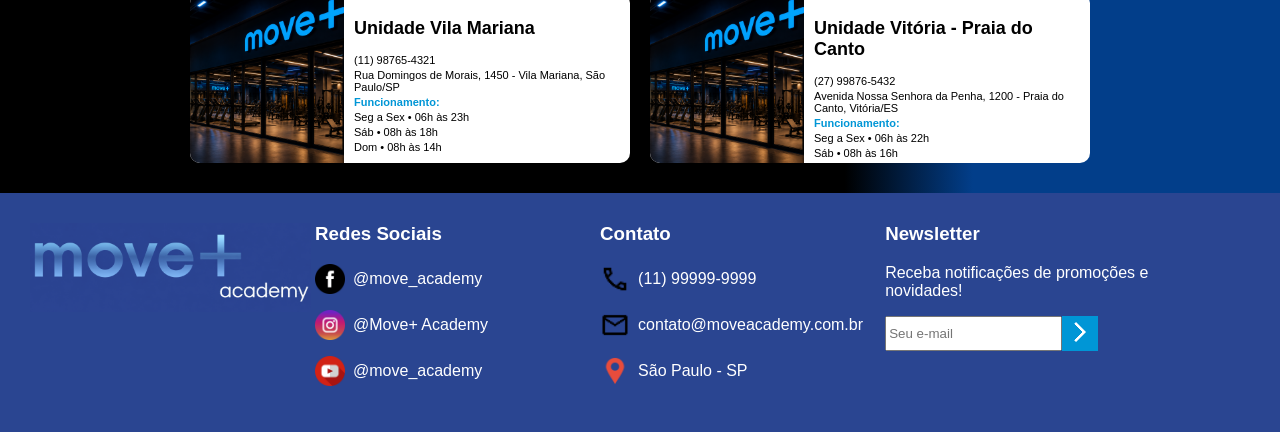
<file: unidades.html>
<!DOCTYPE html>
<html lang="pt-br">

<head>
    <meta charset="UTF-8">
    <meta name="viewport" content="width=device-width, initial-scale=1.0">
    <meta name="description"
        content="Conheça a Move+ Academy! Uma academia completa com infraestrutura moderna, treinos personalizados e professores prontos para acelerar os seus resultados.">
    <title>Página de unidades</title>
    <link rel="icon" type="image/png" sizes="32x32" href="img/+.png">
    <link rel="stylesheet" href="css/style.css">
    <link rel="manifest" href="./manifest.json">
    <meta name="theme-color" content="#000000">
</head>

<body class="UniFundo">

    <header class="UniFundo">

        <div class="logo">
            Move+ <sub>Academy</sub>
        </div>

        <div class="Paginas">
            <a href="index.html">Início</a>
            <a href="planos.html">Planos</a>
            <a href="aulas.html">Aulas</a>
            <a href="unidades.html">Unidades</a>
        </div>

        <div class="Entrar">
            <a href="Tela_login.html">Entrar</a>
        </div>

    </header>

    <br><br><br><br>

    <div class="UniTitulo">
        <p><strong>Nossas unidades</strong></p>

        <h1>
            Encontre a Move+ Academy mais
            <strong> perto de você</strong>
        </h1>

        <p>
            Unidades completas, equipadas e prontas para te ajudar
            a chegar ainda mais longe.
        </p>
    </div>

    <div class="UniFundoImg"></div>

    <br><br>

    <div class="UniTopo">

        <div class="UniMapa"><a href="https://maps.google.com"><img src="img/mapaUni.png">
                <h3>Ver no mapa</h3>
            </a>
        </div>

    </div>

    <div class="ListaUnidades">

        <div class="UniLocal">
            <a
                href="https://www.google.com/maps/place/Av.+Paulista,+1578+-+Bela+Vista,+S%C3%A3o+Paulo+-+SP,+01310-200/@-23.5614647,-46.6585299,17z/data=!3m1!4b1!4m6!3m5!1s0x94ce59c94ae1f7c5:0xe96bbcfef4fab736!8m2!3d-23.5614117!4d-46.6558999!16s%2Fg%2F11c43xwxw5?entry=ttu&g_ep=EgoyMDI2MDYyMS4wIKXMDSoASAFQAw%3D%3D">
                <div class="UniLocalImg"></div>

                <div class="UniInfo">
                    <h2>Unidade Paulista</h2>

                    <p>(11) 98765-4321</p>
                    <p>Av. Paulista, 1578 - São Paulo/SP</p>

                    <p><strong>Funcionamento:</strong></p>
                    <p>Seg a Sex • 05h às 23h</p>
                    <p>Sáb e Dom • 08h às 18h</p>
            </a>
        </div>

    </div>

    <div class="UniLocal">
        <a
            href="https://www.google.com/maps/place/Av.+Washington+Lu%C3%ADs,+980+-+Santo+Amaro,+S%C3%A3o+Paulo+-+SP,+04662-001/@-23.6572815,-46.6981701,17z/data=!3m1!4b1!4m5!3m4!1s0x94ce50448c3f426b:0x9b938722804d1c05!8m2!3d-23.6572864!4d-46.6955952?entry=ttu&g_ep=EgoyMDI2MDYyMS4wIKXMDSoASAFQAw%3D%3D">
            <div class="UniLocalImg"></div>

            <div class="UniInfo">
                <h2>Unidade Zona Sul</h2>

                <p>(11) 96543-2109</p>
                <p>Av. Washington Luís, 980 - São Paulo/SP</p>

                <p><strong>Funcionamento:</strong></p>
                <p>Seg a Sex • 05h às 00h</p>
                <p>Sáb e Dom • 08h às 14h</p>
        </a>
    </div>
    </div>

    <div class="UniLocal">
        <a
            href="https://www.google.com/maps/place/Al.+Rio+Negro,+750+-+Alphaville+Industrial,+Barueri+-+SP,+06454-000/@-23.4991102,-46.849661,17z/data=!3m1!4b1!4m6!3m5!1s0x94cf0222e35a59f1:0xca914ee0021d3b7!8m2!3d-23.4991151!4d-46.8470861!16s%2Fg%2F11cncrv56g?entry=ttu&g_ep=EgoyMDI2MDYyMS4wIKXMDSoASAFQAw%3D%3D">
            <div class="UniLocalImg"></div>

            <div class="UniInfo">
                <h2>Unidade Alphaville</h2>

                <p>(11) 95432-1098</p>
                <p>Alameda Rio Negro, 750 - Barueri/SP</p>

                <p><strong>Funcionamento:</strong></p>
                <p>Seg a Sex • 04h às 24h</p>
                <p>Sáb e Dom • 08h às 20h</p>
        </a>
    </div>
    </div>

    <div class="UniLocal">
        <a
            href="https://www.google.com/maps/place/Av.+Nossa+Sra.+de+Copacabana,+450+-+Copacabana,+Rio+de+Janeiro+-+RJ,+22020-001/@-22.9675152,-43.1851038,17z/data=!3m1!4b1!4m6!3m5!1s0x9bd550db690019:0xb3cbbc0501d9a2b6!8m2!3d-22.9675202!4d-43.1825289!16s%2Fg%2F11c238psjt?entry=ttu&g_ep=EgoyMDI2MDYyMS4wIKXMDSoASAFQAw%3D%3D">
            <div class="UniLocalImg"></div>

            <div class="UniInfo">
                <h2>Unidade Copacabana</h2>

                <p>(21) 98887-7766</p>
                <p>Av. Nossa Senhora de Copacabana, 450 - Rio de Janeiro/RJ</p>

                <p><strong>Funcionamento:</strong></p>
                <p>Seg a Sex • 06h às 23h</p>
                <p>Sáb e Dom • 08h às 18h</p>
        </a>
    </div>
    </div>

    <div class="UniLocal">
        <a
            href="https://www.google.com/maps/place/Av.+do+Batel,+1200+-+Batel,+Curitiba+-+PR,+80420-090/@-25.4398799,-49.2904944,17z/data=!3m1!4b1!4m6!3m5!1s0x94dce38bc0005f17:0x28d3f56e0c445691!8m2!3d-25.4398848!4d-49.2879195!16s%2Fg%2F11mrjjpzvq?entry=ttu&g_ep=EgoyMDI2MDYyMS4wIKXMDSoASAFQAw%3D%3D">
            <div class="UniLocalImg"></div>

            <div class="UniInfo">
                <h2>Unidade Batel</h2>

                <p>(41) 99776-6655</p>
                <p>Av. do Batel, 1200 - Curitiba/PR</p>

                <p><strong>Funcionamento:</strong></p>
                <p>Seg a Sex • 05h às 23h</p>
                <p>Sáb e Dom • 09h às 13h</p>
        </a>
    </div>
    </div>

    <div class="UniLocal">
        <a
            href="https://www.google.com/maps/place/R.+Quinze+de+Novembro,+220+-+Centro+Hist%C3%B3rico+de+S%C3%A3o+Paulo,+S%C3%A3o+Paulo+-+SP,+01012-010/@-23.5470273,-46.6367799,17z/data=!3m1!4b1!4m6!3m5!1s0x94ce5855205d27bb:0x637aa37aca42e632!8m2!3d-23.5470322!4d-46.634205!16s%2Fg%2F11w1jwkb06?entry=ttu&g_ep=EgoyMDI2MDYyMS4wIKXMDSoASAFQAw%3D%3D">
            <div class="UniLocalImg"></div>

            <div class="UniInfo">
                <h2>Unidade Centro</h2>

                <p>(11) 97654-3210</p>
                <p>Rua XV de Novembro, 220 - São Paulo/SP</p>

                <p><strong>Funcionamento:</strong></p>
                <p>Seg a Sex • 06h às 22h</p>
                <p>Sáb e Dom • 08h às 16h</p>
        </a>
    </div>
    </div>

    <div class="UniLocal">
        <a
            href="https://www.google.com/maps/place/R.+Domingos+de+Morais,+1450+-+Vila+Mariana,+S%C3%A3o+Paulo+-+SP,+04010-200/@-23.5890388,-46.637963,17z/data=!3m1!4b1!4m6!3m5!1s0x94ce5a2bb534b8f9:0x280d1ffb60e023d9!8m2!3d-23.5890437!4d-46.6353881!16s%2Fg%2F11bw4dx0rw?entry=ttu&g_ep=EgoyMDI2MDYyMS4wIKXMDSoASAFQAw%3D%3D">
            <div class="UniLocalImg"></div>

            <div class="UniInfo">
                <h2>Unidade Vila Mariana</h2>

                <p>(11) 98765-4321</p>
                <p>Rua Domingos de Morais, 1450 - Vila Mariana, São Paulo/SP</p>

                <p><strong>Funcionamento:</strong></p>
                <p>Seg a Sex • 06h às 23h</p>
                <p>Sáb • 08h às 18h</p>
                <p>Dom • 08h às 14h</p>
        </a>
    </div>
    </div>

    <div class="UniLocal">
        <a
            href="https://www.google.com/maps/place/Condom%C3%ADnio+do+Edif%C3%ADcio+Montreux+-+Av.+Nossa+Sra.+da+Penha,+1200+-+Praia+do+Canto,+Vit%C3%B3ria+-+ES,+29055-130/@-20.3007729,-40.3012119,17z/data=!3m1!4b1!4m6!3m5!1s0xb817e809d4c985:0xfc70acc2b3eedd0!8m2!3d-20.300778!4d-40.298637!16s%2Fg%2F11gf9nvbyr?entry=ttu&g_ep=EgoyMDI2MDYyMS4wIKXMDSoASAFQAw%3D%3D">
            <div class="UniLocalImg"></div>

            <div class="UniInfo">
                <h2>Unidade Vitória - Praia do Canto</h2>

                <p>(27) 99876-5432</p>
                <p>Avenida Nossa Senhora da Penha, 1200 - Praia do Canto, Vitória/ES</p>

                <p><strong>Funcionamento:</strong></p>
                <p>Seg a Sex • 06h às 22h</p>
                <p>Sáb • 08h às 16h</p>
                <p>Dom • Fechado</p>
        </a>
    </div>
    </div>

    </div>



    <footer>

        <div class="coluna">
            <img src="img/move+ academy.png" width="350">
        </div>

        <div class="coluna">
            <h3>Redes Sociais</h3>
            <p><img src="img/facebook.png"> @move_academy</p>
            <p><img src="img/instagram.png"> @Move+ Academy</p>
            <p><img src="img/youtube.png"> @move_academy</p>
        </div>

        <div class="coluna">
            <h3>Contato</h3>
            <p><img src="img/telefone.png">(11) 99999-9999</p>
            <p><img src="img/email.png">contato@moveacademy.com.br</p>
            <p><img src="img/pino_de_localizacao.png">São Paulo - SP</p>
        </div>

        <div class="coluna">
            <h3>Newsletter</h3>

            <p>Receba notificações de promoções e novidades!</p>

            <div class="newsletter">
                <input class="email" type="email" id="emailNewsletter" placeholder="Seu e-mail">
                <button class="Enviar" id="btnNewsletter">
                    <img src="img/Seta_direita.png">
                </button>
            </div>

    </footer>

    <script src="js/script.js"></script>

</body>

</html>
</file>
<file: css/style.css>
/* ==========================================================================
   1. GERAL
   ========================================================================== */

* {
    box-sizing: border-box;
    text-decoration: none;
}

html {
    width: 100%;
    max-width: 100%;
    overflow-x: hidden;
}

body {
    width: 100%;
    max-width: 100%;
    margin: 0;
    font-family: Arial, Helvetica, sans-serif;
    background-color: #00295C;
    overflow-x: hidden;
}

img {
    max-width: 100%;
    height: auto;
}

h1,
h3,
p,
a {
    color: white;
    margin-top: 0;
}

h2 {
    color: #00295C;
    text-align: center;
}

strong {
    color: #0096D6;
}

sub {
    font-size: 20px;
}


/* ==========================================================================
   2. HEADER / NAVEGAÇÃO
   ========================================================================== */

header {
    padding: 15px 40px;
    display: flex;
    justify-content: space-between;
    align-items: center;
    font-size: 15px;
}

.logo {
    font-size: 40px;
    font-weight: bold;
    color: white;
}

.Paginas {
    display: flex;
    gap: 50px;
    font-size: 15px;
}

.Paginas a {
    transition: .3s;
    font-size: 15px;
}

.Paginas a:hover {
    color: #0096D6;
    transform: translateY(-5px);
}

.Entrar {
    border: 1px solid white;
    border-radius: 8px;
    padding: 8px 15px;
    transition: .3s;
}

.Entrar:hover {
    background: #0096D6;
}

/* Botão do menu mobile */
#btnMenu {
    display: none;
    background: none;
    border: none;
    color: white;
    font-size: 28px;
    cursor: pointer;
}


/* ==========================================================================
   3. RODAPÉ
   ========================================================================== */

footer {
    background: #2a4591;
    padding: 30px;
    margin: 0;
    width: 100%;
}

.coluna {
    width: 23%;
    display: inline-block;
    vertical-align: top;
}

.coluna p {
    display: flex;
    align-items: center;
    gap: 8px;
}

.coluna p img {
    width: 30px;
}

.newsletter {
    display: flex;
}

.email {
    height: 35px;
}

.Enviar {
    border: none;
    background: #0096D6;
    cursor: pointer;
}


/* ==========================================================================
   4. HOME
   ========================================================================== */

.painelPrincipal {
    background-image: url("../img/Academia_img.png");
    background-size: cover;
    background-position: center;
    min-height: 500px;
    padding: 80px;
}

.painelPrincipal h1 {
    font-size: 60px;
}

.painelPrincipal p {
    width: 500px;
    font-size: 20px;
}

.Conjunto_recursos {
    text-align: center;
    padding: 50px 0;
}

.recursos {
    width: 280px;
    min-height: 250px;
    background: rgba(255, 255, 255, .85);
    display: inline-block;
    margin: 10px;
    padding: 20px;
    border-radius: 15px;
    transition: all .3s ease;
}

.recursos:hover {
    transform: translateY(-12px);
    box-shadow: 0 20px 40px #0096D6;
}

.recursos p {
    color: #333;
}

.recursos h2 {
    color: #00295C;
}


/* ==========================================================================
   5. PLANOS
   ========================================================================== */

.FundoPlanosTopo {
    background: #000814;
    border-bottom-left-radius: 300px;
    padding-bottom: 120px;
    font-size: 15px;
}

.FundoPlanosBaixo {
    position: absolute;
    background: #000814;
    border-bottom-left-radius: 300px;
    left: 350px;
    width: 1700px;
    height: 200px;
    padding: 80px 0;
}

.TopoPlanos {
    width: 90%;
    margin: auto;
    display: flex;
    justify-content: space-between;
    align-items: center;
    font-size: 15px;
}

.planosTitulo {
    width: 45%;
}

.planosTitulo h1 {
    font-size: 45px;
}

.planosTitulo p {
    font-size: 20px;
}

.imagemPlano {
    margin-top: 100px;
    width: 700px;
    height: 350px;
    background-image: url("../img/Tela_planos.png");
    background-size: cover;
    background-position: center;
    border-radius: 15px;
}

.cards {
    display: flex;
    justify-content: center;
    gap: 40px;
    flex-wrap: wrap;
}

.card {
    width: 300px;
    height: 420px;
    background: #ffffffe1;
    border-radius: 10px;
    padding: 20px;
    display: flex;
    flex-direction: column;
    align-items: center;
    text-align: center;
    position: relative;
    transition: .3s;
}

.card:hover {
    transform: translateY(-12px);
    box-shadow: 0 15px 35px #0096D6;
}

.card h2 {
    margin: 0;
    height: 50px;
    display: flex;
    align-items: center;
    justify-content: center;
    color: #333;
    font-size: 32px;
}

.card ul {
    text-align: left;
    color: #333;
}

.card ul li {
    margin-bottom: 10px;
}

.preco {
    font-size: 28px;
    color: #0096D6;
}

.preco span {
    color: #333;
    font-size: 18px;
}

.faixa {
    position: absolute;
    top: -14px;
    left: 50%;
    transform: translateX(-50%);
    width: 220px;
    text-align: center;
    background: #023E8A;
    color: white;
    padding: 8px 0;
    border-radius: 8px;
}

.seloB,
.seloP,
.seloV {
    width: 40px;
    height: 50px;
    background-size: contain;
    background-repeat: no-repeat;
    background-position: center;
    margin-bottom: 10px;
}

.card button {
    margin-top: auto;
    background: #31489c;
    border: none;
    padding: 12px 25px;
    border-radius: 10px;
    cursor: pointer;
    transition: all .3s ease;
    color: white;
}

.card button:hover {
    background: #0096D6;
    transform: scale(1.05);
}

/* Tabela dos planos */

.TabelaPlanos {
    width: 55%;
    margin: 40px auto;
}

.TabelaPlanos table {
    width: 100%;
    border-collapse: collapse;
    background: white;
}

.TabelaPlanos th {
    background: #31489c;
    color: white;
    padding: 10px;
}

.TabelaPlanos td {
    border: 1px solid #ccc;
    padding: 8px;
    text-align: center;
    color: black;
}

.TabelaPlanos td:first-child {
    text-align: left;
}


/* ==========================================================================
   6. UNIDADES
   ========================================================================== */

.UniFundo {
    background: linear-gradient(90deg, #000 66%, #023e8a 76%);
}

.UniTitulo {
    width: 450px;
    margin-left: 80px;
    display: inline-block;
    vertical-align: middle;
}

.UniFundoImg {
    width: 500px;
    height: 500px;
    display: inline-block;
    vertical-align: middle;
    background-image: url("../img/Unidades +.png");
    background-size: contain;
    background-repeat: no-repeat;
    background-position: center;
    margin-left: 400px;
}

.UniTopo {
    display: flex;
    justify-content: center;
    gap: 40px;
    margin: 40px 0;
}

.UniMapa {
    background: white;
    padding: 15px 30px;
    border-radius: 12px;
    align-items: center;
    gap: 10px;
}

.UniMapa a {
    display: flex;
    align-items: center;
    gap: 10px;
}

.UniMapa img {
    width: 32px;
    height: 32px;
}

.UniMapa h3 {
    margin: 0;
    color: #00295C;
}

.ListaUnidades {
    display: flex;
    justify-content: center;
    flex-wrap: wrap;
    gap: 20px;
    padding: 30px;
}

.UniLocal {
    width: 440px;
    height: 170px;
    background: white;
    border-radius: 10px;
    display: flex;
    overflow: hidden;
    transition: all .3s ease;
    cursor: pointer;
}

.UniLocal:hover {
    transform: translateY(-12px);
    box-shadow: 0 15px 35px #0096D6;
}

.UniLocalImg {
    width: 154px;
    height: 100%;
    background-image: url("../img/Academia_padrão.png");
    background-size: cover;
    background-position: center;
}

.UniInfo {
    padding: 10px;
}

.UniInfo h2 {
    color: black;
    text-align: left;
    font-size: 18px;
}

.UniInfo p {
    color: black;
    font-size: 11px;
    margin: 3px 0;
}


/* ==========================================================================
   7. LOGIN
   ========================================================================== */

.PaginaLogin {
    background: white;
    display: flex;
    min-height: 100vh;
}

.FotoLogin {
    background-image: url("../img/Tela_de_login.png");
    width: 50%;
    min-height: 100vh;
    background-size: cover;
    background-position: center top;
    background-repeat: no-repeat;
    position: relative;
}

.Voltar {
    position: absolute;
    top: 20px;
    left: 20px;
    color: white;
}

.Login {
    width: 50%;
    padding: 80px;
    box-sizing: border-box;
}

.LoginLogo {
    width: 300px;
    margin-top: 80px;
    align-self: center;
}

.Login h1 {
    color: black;
    margin-top: 30px;
    margin-bottom: 5px;
}

.Login p {
    color: #444;
    margin-bottom: 30px;
}

.Login label {
    color: black;
    display: block;
    margin-top: 15px;
    margin-bottom: 8px;
}

.Login input {
    width: 100%;
    padding: 15px;
    border: 1px solid #ccc;
    border-radius: 8px;
    margin-bottom: 15px;
}

.Login button {
    width: 100%;
    padding: 15px;
    margin-top: 20px;
    background: #31489c;
    color: white;
    border: none;
    border-radius: 8px;
    font-size: 20px;
    cursor: pointer;
}

.Login button:hover {
    background: #0096D6;
}


/* ==========================================================================
   8. CADASTRO
   ========================================================================== */

.PaginaCadastro {
    background: #00295C;
    display: flex;
    justify-content: center;
    align-items: center;
    min-height: 100vh;
}

.BoxCadastro {
    display: flex;
    align-items: stretch;
}

.FotoCadastro {
    width: 450px;
    background-image: url("../img/Cadastro.png");
    background-size: cover;
    background-position: center;
    border-radius: 15px 0 0 15px;
}

.Cadastro {
    width: 600px;
    background: #ffffff;
    padding: 30px 50px;
    border-radius: 0 15px 15px 0;
}

.CadastroLogo {
    width: 260px;
    display: block;
    margin: auto;
}

.Cadastro h1 {
    color: black;
    text-align: center;
    margin-bottom: 25px;
}

.Cadastro label {
    color: black;
    display: block;
    margin-bottom: 5px;
    margin-top: 10px;
}

.Cadastro input,
.Cadastro select {
    width: 100%;
    padding: 10px;
    border: 1px solid #999;
}

.Linha {
    display: flex;
    gap: 15px;
}

.CampoNome {
    flex: 2;
}

.CampoData {
    flex: 1;
}

.Cadastro button {
    width: 60%;
    display: block;
    margin: 25px auto 0;
    padding: 12px;
    border: none;
    background: #023E8A;
    color: white;
    font-size: 20px;
    cursor: pointer;
}

.Cadastro button:hover {
    background: #0096D6;
}


/* ==========================================================================
   9. PAGAMENTO
   ========================================================================== */

.PagamentoBody {
    min-height: 100vh;
    background: #1f2f78;
    color: white;
}

.PaginaPagamento {
    background: linear-gradient(35deg, #000 20%, #00295C 100%);
}

.PagamentoTitulo {
    width: 100%;
    padding: 20px 30px;
    color: white;
}

.PagamentoTitulo h1 {
    margin: 0 0 5px;
    font-size: clamp(28px, 4vw, 42px);
}

.PagamentoTitulo p {
    margin: 0;
    font-size: 16px;
}

.PagamentoArea {
    width: 100%;
    max-width: 1600px;
    margin: 20px auto;
    padding: 0 20px;
    display: grid;
    grid-template-columns: minmax(0, 1fr) 300px;
    gap: 25px;
    align-items: start;
}

.PagamentoForm {
    width: 100%;
    min-width: 0;
    background: #011650;
    padding: clamp(20px, 3vw, 30px);
    border-radius: 20px;
    border: 1px solid #007bb6;
}

.PagamentoForm h2 {
    margin: 0 0 20px;
    color: white;
    text-align: left;
    font-size: clamp(20px, 2.5vw, 26px);
}

.PagamentoForm label {
    display: block;
    margin: 15px 0 6px;
    color: white;
    font-weight: 500;
}

.PagamentoForm input,
.PagamentoForm select {
    width: 100%;
    min-width: 0;
    height: 45px;
    padding: 10px 12px;
    background: #293e8c;
    border: 1px solid #7183c8;
    border-radius: 4px;
    color: white;
    outline: none;
}

.PagamentoForm input::placeholder {
    color: #91a0d1;
}

.PagamentoForm input:focus,
.PagamentoForm select:focus {
    border-color: #0096d6;
}


/* ==========================================================================
   10. MÉTODOS DE PAGAMENTO
   ========================================================================== */

.MetodosPagamento {
    display: grid;
    grid-template-columns: repeat(3, minmax(0, 1fr));
    gap: 12px;
    margin-bottom: 25px;
}

.Metodo {
    min-width: 0;
    min-height: 62px;
    padding: 12px;
    border: 1px solid #9cb4ff;
    border-radius: 10px;
    display: flex;
    align-items: center;
    gap: 10px;
    color: white;
    cursor: pointer;
    transition: background .3s, transform .3s;
}

.Metodo:hover {
    background: #3d5cb8;
    transform: translateY(-2px);
}

.Metodo.ativo {
    background: #4671b6;
}

.Metodo img {
    width: 40px;
    height: 40px;
    object-fit: contain;
    flex-shrink: 0;
}

.InfoMetodo {
    min-width: 0;
    display: flex;
    flex-direction: column;
}

.InfoMetodo span {
    color: white;
    font-size: 15px;
    font-weight: bold;
}

.InfoMetodo p {
    margin: 3px 0 0;
    color: #d6d6d6;
    font-size: 11px;
}


/* ==========================================================================
   11. CAMPOS DO PAGAMENTO
   ========================================================================== */

.LinhaInputs {
    display: grid;
    grid-template-columns: 1.5fr 1fr 1fr;
    gap: 15px;
}

.LinhaInputs > div {
    min-width: 0;
}


/* ==========================================================================
   12. RESUMO DO PEDIDO
   ========================================================================== */

.ResumoPedido {
    width: 100%;
    background: #011650;
    padding: 20px;
    border-radius: 20px;
}

.ResumoPedido h2 {
    margin: 10px 0 20px;
    color: white;
    text-align: left;
    font-size: 22px;
}

.PlanoResumo {
    display: flex;
    align-items: center;
    gap: 15px;
    margin-bottom: 20px;
}

.PlanoResumo h3 {
    margin: 0;
    color: white;
}

.Valores {
    display: flex;
    justify-content: space-between;
    gap: 15px;
    margin: 15px 0;
}

.SemTaxa {
    width: 100%;
    margin: 20px 0;
    padding: 18px 20px;
    display: flex;
    align-items: center;
    justify-content: center;
    gap: 12px;
    background: rgba(0, 150, 214, 0.08);
    border: 1px solid #0096D6;
    border-radius: 10px;
    color: white;
    text-align: center;
    font-size: 15px;
    font-weight: 700;
    line-height: 1.4;
    transition: .3s;
}

.SemTaxa:hover {
    background: rgba(0, 150, 214, 0.15);
    border-color: #00BFFF;
    transform: translateY(-2px);
}

.Finalizar {
    width: 100%;
    padding: 15px;
    background: #3928cf;
    border: none;
    border-radius: 8px;
    color: white;
    font-size: 18px;
    font-weight: bold;
    cursor: pointer;
    transition: .3s;
}

.Finalizar:hover {
    background: #0096d6;
    transform: translateY(-2px);
}


/* ==========================================================================
   13. PIX
   ========================================================================== */

.ContainerPix {
    width: 100%;
    display: flex;
    align-items: center;
    gap: 30px;
    margin: 20px 0;
}

.QrCodeImg {
    width: 220px;
    height: 220px;
    max-width: 100%;
    padding: 10px;
    background: white;
    border-radius: 8px;
    object-fit: contain;
    flex-shrink: 0;
}

.InstrucoesPix {
    min-width: 0;
    display: flex;
    flex-direction: column;
    gap: 15px;
}

.PassoPix {
    display: flex;
    align-items: center;
    gap: 15px;
}

.NumeroPasso {
    width: 40px;
    height: 40px;
    flex-shrink: 0;
    display: flex;
    align-items: center;
    justify-content: center;
    background: #00BFFF;
    border-radius: 8px;
    color: white;
    font-size: 1.2rem;
    font-weight: bold;
}

.PassoPix p {
    margin: 0;
    color: white;
    font-size: .95rem;
}

.LinhaCopiaCola {
    width: 100%;
    display: flex;
    gap: 10px;
    margin-top: 8px;
}

.LinhaCopiaCola input {
    min-width: 0;
    flex: 1;
    padding: 10px;
    background: rgba(0, 0, 0, .2);
    border: 1px solid #1e5a96;
    border-radius: 4px;
    color: #a0c4ff;
}

.LinhaCopiaCola button {
    flex-shrink: 0;
    padding: 10px 20px;
    background: #0b4f8a;
    border: 1px solid #1e5a96;
    border-radius: 4px;
    color: white;
    font-weight: bold;
    cursor: pointer;
    transition: .3s;
}

.LinhaCopiaCola button:hover {
    background: #007bb6;
}


/* ==========================================================================
   14. BOLETO
   ========================================================================== */

.BoxBoleto {
    width: 100%;
    margin: 20px 0;
    padding: 30px;
    border: 7px solid #1f82e5;
    border-radius: 8px;
    display: flex;
    flex-direction: column;
    align-items: center;
    gap: 20px;
}

.IconeBoleto {
    width: 80px;
    height: 80px;
    display: flex;
    align-items: center;
    justify-content: center;
    border: 5px solid #1f82e5;
    border-radius: 50%;
}

.IconeBoleto img {
    width: 40px;
}

.BtnGerarBoleto {
    width: 100%;
    padding: 12px;
    background: #007bb6;
    border: none;
    border-radius: 4px;
    color: white;
    font-size: 1.1rem;
    font-weight: bold;
    cursor: pointer;
}


/* ==========================================================================
   15. ALERTA
   ========================================================================== */

.AlertaInformativo {
    width: 100%;
    padding: 15px 20px;
    display: flex;
    align-items: center;
    gap: 15px;
    background: rgba(0, 0, 0, .15);
    border: 1px solid #1e5a96;
    border-radius: 8px;
}

.IconeInfo {
    width: 35px;
    height: 35px;
    flex-shrink: 0;
    display: flex;
    align-items: center;
    justify-content: center;
    border: 2px solid #007bb6;
    border-radius: 50%;
    color: #007bb6;
    font-size: 1.2rem;
    font-weight: bold;
}

.TextoInfo {
    min-width: 0;
}

.TextoInfo strong {
    display: block;
    color: white;
    font-size: .95rem;
}

.TextoInfo p {
    margin: 3px 0 0;
    color: #a0c4ff;
    font-size: .85rem;
}


/* ==========================================================================
   16. AULAS
   ========================================================================== */

.principal {
    max-width: 1200px;
    margin: auto;
    padding: 40px 20px;
}

.banner {
    display: flex;
    justify-content: space-between;
    align-items: center;
    gap: 30px;
    margin-bottom: 40px;
}

.textoAulas h1 {
    font-size: 38px;
    margin-bottom: 15px;
}

.textoAulas span {
    color: #0096D6;
}

.textoAulas p {
    color: #cbd5e1;
}

.cardAula {
    width: 900px;
    max-width: 100%;
    height: 270px;
    border-radius: 12px;
    overflow: hidden;
    position: relative;
}

.carrossel-container {
    width: 100%;
    max-width: 100%;
    position: relative;
    overflow: hidden;
    border-radius: 12px;
}

.imagens-slide {
    width: 100%;
    position: relative;
}

.imagens-slide img {
    width: 100%;
    height: auto;
    max-height: 250px;
    object-fit: contain;
    display: none;
}

.imagens-slide img.ativa {
    display: block;
}

.botao-nav {
    position: absolute;
    top: 50%;
    transform: translateY(-50%);
    background: rgba(0, 0, 0, 0.4);
    color: white;
    border: none;
    font-size: 15px;
    padding: 10px 12px;
    cursor: pointer;
    z-index: 5;
}

#prev {
    left: 0;
}

#next {
    right: 0;
}

.indicadores {
    position: absolute;
    bottom: 10px;
    left: 50%;
    transform: translateX(-50%);
    display: flex;
    gap: 8px;
}

.bolinha {
    width: 10px;
    height: 10px;
    border-radius: 50%;
    background: rgba(255, 255, 255, 0.5);
    cursor: pointer;
}

.bolinha.ativa {
    background: white;
}

.infoAula {
    padding: 30px;
}

.infoAula h2 {
    color: white;
    text-align: left;
}

.tags {
    color: #0096D6;
    font-size: 12px;
    font-weight: bold;
}

.textoCard {
    color: #a4b3d6;
    font-size: 12px;
}

.filtros {
    display: flex;
    justify-content: center;
    margin-bottom: 25px;
}

.filtro {
    display: flex;
    gap: 20px;
    align-items: center;
}

.caixa select {
    width: 250px;
    padding: 12px;
    border: none;
    border-radius: 6px;
}

.dias {
    display: flex;
    align-items: center;
    background: #001f47;
    padding: 10px;
    border-radius: 8px;
    margin-bottom: 30px;
}

.setaD,
.setaE {
    border: none;
    background-repeat: no-repeat;
    background-position: center;
    background-size: 18px;
    background-color: transparent;
    width: 35px;
    height: 35px;
    cursor: pointer;
}

.setaD {
    background-image: url("../img/Seta_direita.png");
}

.setaE {
    background-image: url("../img/Seta_esquerda.png");
}

.listaDias {
    display: flex;
    flex: 1;
    gap: 10px;
    padding: 0 15px;
}

.dia {
    flex: 1;
    text-align: center;
    background: white;
    color: #333;
    padding: 10px;
    border-radius: 4px;
    font-weight: bold;
    cursor: pointer;
}

.dia:hover {
    color: white;
    background: #0096D6;
    transform: translateY(-7px);
    transition: .3s;
}

.data {
    display: block;
    font-size: 12px;
    margin-top: 3px;
}

.horarios {
    display: flex;
    flex-direction: column;
    gap: 15px;
}

.aula {
    background: white;
    padding: 15px 25px;
    border-radius: 8px;
    display: grid;
    grid-template-columns: 100px 1.5fr 1.5fr 1fr 160px;
    align-items: center;
    color: #00295C;
}

.hora,
.nomeAula {
    font-weight: bold;
    font-size: 18px;
}

.professor,
.local {
    color: #666;
}

.acao {
    text-align: right;
}

.reservar {
    width: 100%;
    padding: 10px;
    border: 1px solid #777;
    background: white;
    border-radius: 6px;
    cursor: pointer;
    transition: .3s;
}

.reservar:hover {
    color: white;
    background: #00295C;
    transform: translateY(-7px);
    box-shadow: 0 15px 35px #0096D6;
}


/* ==========================================================================
   17. TREINOS
   ========================================================================== */

.TreinosBody {
    background: linear-gradient(35deg, #00295C 45%, #000 100%);
}

.TreinosContainer {
    width: 90%;
    margin: auto;
    padding: 50px 0;
}

.TreinosTitulo {
    text-align: center;
    margin-bottom: 50px;
}

.TreinosTitulo h1 {
    font-size: 45px;
}

.TreinosTitulo p {
    width: 700px;
    max-width: 100%;
    margin: auto;
    color: #d8d8d8;
}

.ListaTreinos {
    display: flex;
    justify-content: center;
    flex-wrap: wrap;
    gap: 30px;
}

.CardTreino {
    width: 280px;
    background: white;
    border-radius: 15px;
    overflow: hidden;
    text-align: center;
    transition: .3s;
}

.CardTreino:hover {
    transform: translateY(-12px);
    box-shadow: 0 15px 35px #0096D6;
}

.CardTreino img {
    width: 100%;
    height: 180px;
    object-fit: cover;
}

.CardTreino h2 {
    margin-top: 20px;
}

.CardTreino p {
    color: #333;
    padding: 0 20px;
    min-height: 90px;
}

.CardTreino button {
    margin-bottom: 20px;
    background: #31489c;
    color: white;
    border: none;
    padding: 12px 25px;
    border-radius: 8px;
    cursor: pointer;
    transition: .3s;
}

.CardTreino button:hover {
    background: #0096D6;
}


/* ==========================================================================
   18. TABLET — ATÉ 1024px
   ========================================================================== */

@media (max-width: 1024px) {

    /* Header */

    header {
        padding: 15px 25px;
    }

    .logo {
        font-size: 32px;
    }

    .Paginas {
        gap: 20px;
    }

    .Paginas a {
        font-size: 14px;
    }


    /* Home */

    .painelPrincipal {
        min-height: 450px;
        padding: 60px 40px;
    }

    .painelPrincipal h1 {
        font-size: 48px;
        max-width: 650px;
    }

    .painelPrincipal p {
        width: 100%;
        max-width: 500px;
    }

    .recursos {
        width: calc(45% - 20px);
        min-height: 240px;
    }


    /* Planos */

    .TopoPlanos {
        width: 90%;
        gap: 30px;
    }

    .planosTitulo {
        width: 48%;
    }

    .planosTitulo h1 {
        font-size: 38px;
    }

    .planosTitulo p {
        font-size: 18px;
    }

    .imagemPlano {
        width: 48%;
        height: 280px;
        margin-top: 50px;
    }

    .cards {
        gap: 20px;
        padding: 20px;
    }

    .card {
        width: 280px;
    }

    .TabelaPlanos {
        width: 90%;
    }

    .FundoPlanosBaixo {
        display: none;
    }


    /* Unidades */

    .UniFundo {
        background: #000;
    }

    .UniTitulo {
        width: 45%;
        margin-left: 30px;
    }

    .UniFundoImg {
        width: 45%;
        height: 400px;
        margin-left: 20px;
    }

    .UniLocal {
        width: calc(50% - 15px);
    }


    /* Login */

    .FotoLogin {
        width: 50%;
    }

    .Login {
        width: 50%;
        padding: 50px 35px;
    }

    .LoginLogo {
        width: 220px;
        max-width: 80%;
    }


    /* Cadastro */

    .BoxCadastro {
        width: 90%;
        max-width: 950px;
    }

    .FotoCadastro {
        width: 40%;
    }

    .Cadastro {
        width: 60%;
        padding: 30px;
    }

    .CadastroLogo {
        width: 220px;
        max-width: 80%;
    }


    /* Pagamento */

    .PagamentoArea {
        grid-template-columns: minmax(0, 1fr) 260px;
        gap: 15px;
        padding: 0 15px;
    }

    .MetodosPagamento {
        grid-template-columns: 1fr 1fr;
    }

    .Metodo:last-child {
        grid-column: span 2;
    }

    .ContainerPix {
        gap: 20px;
    }

    .QrCodeImg {
        width: 180px;
        height: 180px;
    }


    /* Aulas */

    .principal {
        width: 95%;
    }

    .banner {
        flex-direction: column;
        align-items: stretch;
    }

    .cardAula {
        width: 100%;
        height: 300px;
    }

    .aula {
        grid-template-columns:
            70px
            minmax(120px, 1.5fr)
            minmax(120px, 1.5fr)
            minmax(80px, 1fr)
            120px;

        gap: 10px;
        padding: 15px;
    }


    /* Treinos */

    .TreinosContainer {
        width: 95%;
    }

    .ListaTreinos {
        gap: 20px;
    }

    .CardTreino {
        width: calc(33.333% - 20px);
        min-width: 230px;
    }
}


/* ==========================================================================
   19. CELULAR — ATÉ 768px
   ========================================================================== */

@media (max-width: 768px) {

    /* Geral */

    h1 {
        font-size: 32px;
    }

    h2 {
        font-size: 24px;
    }

    sub {
        font-size: 16px;
    }


    /* Menu mobile */

    header {
        padding: 15px 20px;
        flex-wrap: wrap;
        justify-content: center;
        gap: 15px;
    }

    #btnMenu {
        display: block;
    }

    #menuNav {
        display: none;
        width: 100%;
    }

    #menuNav.ativo {
        display: flex;
        flex-direction: column;
        align-items: center;
        gap: 15px;
    }

    .logo {
        width: 100%;
        text-align: center;
        font-size: 30px;
    }

    .Paginas {
        width: 100%;
        justify-content: center;
        align-items: center;
        gap: 10px 15px;
        flex-wrap: wrap;
    }


    /* Home */

    .painelPrincipal {
        min-height: 420px;
        padding: 50px 25px;
    }

    .painelPrincipal h1 {
        font-size: 38px;
        line-height: 1.1;
        max-width: 100%;
    }

    .painelPrincipal p {
        width: 100%;
        max-width: 100%;
        font-size: 17px;
    }

    .Conjunto_recursos {
        padding: 30px 15px;
    }

    .recursos {
        width: 100%;
        max-width: 420px;
        min-height: 220px;
        margin: 10px auto;
        display: block;
    }


    /* Planos */

    .FundoPlanosTopo {
        border-bottom-left-radius: 80px;
        padding-bottom: 50px;
    }

    .TopoPlanos {
        width: 90%;
        flex-direction: column;
        align-items: center;
        gap: 20px;
    }

    .planosTitulo {
        width: 100%;
        text-align: center;
    }

    .planosTitulo h1 {
        font-size: 34px;
    }

    .planosTitulo p {
        font-size: 17px;
    }

    .imagemPlano {
        width: 100%;
        height: 220px;
        margin-top: 20px;
    }

    .cards {
        width: 100%;
        flex-direction: column;
        align-items: center;
        gap: 25px;
        padding: 30px 15px;
    }

    .card {
        width: 100%;
        max-width: 360px;
        height: 420px;
    }

    .TabelaPlanos {
        width: calc(100% - 30px);
        margin: 30px auto;
        overflow-x: auto;
    }

    .TabelaPlanos table {
        min-width: 600px;
    }


    /* Unidades */

    .UniFundo {
        background: #000;
    }

    .UniTitulo {
        width: 100%;
        margin: 0;
        padding: 40px 25px 10px;
        text-align: center;
    }

    .UniTitulo h1 {
        font-size: 34px;
    }

    .UniFundoImg {
        width: 100%;
        height: 280px;
        margin: 0;
        display: block;
    }

    .UniTopo {
        flex-direction: column;
        align-items: center;
        gap: 15px;
        margin: 25px 0;
    }

    .UniMapa {
        width: calc(100% - 30px);
        display: block;
    }

    .ListaUnidades {
        width: 100%;
        padding: 20px 15px;
    }

    .UniLocal {
        width: 100%;
        max-width: 450px;
        height: 160px;
    }

    .UniLocalImg {
        width: 120px;
        flex-shrink: 0;
    }


    /* Login */

    .PaginaLogin {
        flex-direction: column;
    }

    .FotoLogin {
        width: 100%;
        height: 230px;
        min-height: 230px;
    }

    .Login {
        width: 100%;
        padding: 35px 25px;
    }

    .LoginLogo {
        width: 200px;
        max-width: 70%;
        margin-top: 10px;
    }

    .Login h1 {
        font-size: 30px;
    }


    /* Cadastro */

    .PaginaCadastro {
        padding: 20px 10px;
        align-items: flex-start;
    }

    .BoxCadastro {
        width: 100%;
        max-width: 600px;
        flex-direction: column;
    }

    .FotoCadastro {
        width: 100%;
        height: 220px;
        border-radius: 15px 15px 0 0;
    }

    .Cadastro {
        width: 100%;
        padding: 25px 20px;
        border-radius: 0 0 15px 15px;
    }

    .CadastroLogo {
        width: 200px;
        max-width: 70%;
    }

    .Linha {
        flex-direction: column;
        gap: 0;
    }

    .CampoNome,
    .CampoData {
        width: 100%;
    }

    .Cadastro button {
        width: 100%;
    }


    /* Pagamento */

    .PagamentoTitulo {
        padding: 20px;
    }

    .PagamentoTitulo h1 {
        font-size: 30px;
    }

    .PagamentoArea {
        display: flex;
        flex-direction: column;
        gap: 15px;
        padding: 0 12px;
    }

    .PagamentoForm,
    .ResumoPedido {
        width: 100%;
    }

    .MetodosPagamento {
        grid-template-columns: 1fr;
    }

    .Metodo:last-child {
        grid-column: auto;
    }

    .LinhaInputs {
        grid-template-columns: 1fr;
        gap: 0;
    }

    .ContainerPix {
        flex-direction: column;
        align-items: center;
        text-align: center;
    }

    .QrCodeImg {
        width: min(220px, 80vw);
        height: min(220px, 80vw);
    }

    .InstrucoesPix {
        width: 100%;
        text-align: left;
    }

    .LinhaCopiaCola {
        flex-direction: column;
    }

    .LinhaCopiaCola button {
        width: 100%;
    }

    .BoxBoleto {
        padding: 20px 15px;
    }

    .AlertaInformativo {
        align-items: flex-start;
        padding: 15px;
    }


    /* Aulas */

    .principal {
        width: 100%;
        padding: 30px 15px;
    }

    .banner {
        gap: 20px;
    }

    .textoAulas h1 {
        font-size: 32px;
    }

    .cardAula {
        width: 100%;
        height: 220px;
    }

    .imagens-slide img {
        max-height: 200px;
        object-fit: contain;
    }

    .filtros {
        width: 100%;
    }

    .filtro {
        width: 100%;
        flex-direction: column;
        align-items: stretch;
    }

    .caixa select {
        width: 100%;
    }

    .dias {
        width: 100%;
        overflow: hidden;
    }

    .listaDias {
        width: 100%;
        overflow-x: auto;
        flex: none;
        padding: 0 10px;
    }

    .dia {
        min-width: 80px;
        flex: 0 0 80px;
    }

    .aula {
        display: flex;
        flex-direction: column;
        align-items: flex-start;
        gap: 8px;
        padding: 20px;
    }

    .hora {
        font-size: 20px;
        color: #00295C;
    }

    .nomeAula {
        font-size: 18px;
    }

    .professor,
    .local {
        font-size: 14px;
    }

    .acao {
        width: 100%;
        margin-top: 10px;
        text-align: left;
    }

    .reservar {
        width: 100%;
    }


    /* Treinos */

    .TreinosContainer {
        width: 100%;
        padding: 35px 15px;
    }

    .TreinosTitulo {
        margin-bottom: 30px;
    }

    .TreinosTitulo h1 {
        font-size: 34px;
    }

    .TreinosTitulo p {
        width: 100%;
        font-size: 15px;
    }

    .ListaTreinos {
        flex-direction: column;
        align-items: center;
        gap: 25px;
    }

    .CardTreino {
        width: 100%;
        max-width: 380px;
    }

    .CardTreino img {
        height: 200px;
    }


    /* Rodapé */

    footer {
        width: 100%;
        padding: 30px 20px;
    }

    .coluna {
        width: 100%;
        display: block;
        margin-bottom: 25px;
    }

    .newsletter {
        width: 100%;
    }

    .email {
        width: 100%;
        min-width: 0;
    }


    /* Botões para toque */

    button,
    .Entrar,
    .Metodo,
    .dia,
    .reservar {
        min-height: 44px;
    }
}


/* ==========================================================================
   20. CELULAR PEQUENO — ATÉ 480px
   ========================================================================== */

@media (max-width: 480px) {

    header {
        padding: 15px;
    }

    .logo {
        font-size: 26px;
    }

    .Paginas {
        gap: 8px 10px;
    }

    .Paginas a {
        font-size: 12px;
    }

    .Entrar {
        padding: 6px 10px;
    }


    /* Home */

    .painelPrincipal {
        min-height: 380px;
        padding: 40px 20px;
    }

    .painelPrincipal h1 {
        font-size: 32px;
    }

    .painelPrincipal p {
        font-size: 15px;
    }

    .recursos {
        padding: 18px;
    }


    /* Planos */

    .FundoPlanosTopo {
        border-bottom-left-radius: 50px;
    }

    .planosTitulo h1 {
        font-size: 30px;
    }

    .imagemPlano {
        height: 180px;
    }

    .card {
        max-width: 100%;
        min-height: 400px;
    }

    .card h2 {
        font-size: 28px;
    }


    /* Unidades */

    .UniTitulo {
        padding: 30px 20px 10px;
    }

    .UniTitulo h1 {
        font-size: 30px;
    }

    .UniFundoImg {
        height: 220px;
    }

    .UniLocal {
        min-height: 150px;
        height: auto;
    }

    .UniLocalImg {
        width: 95px;
    }

    .UniInfo {
        padding: 8px;
    }

    .UniInfo h2 {
        font-size: 15px;
    }

    .UniInfo p {
        font-size: 10px;
    }


    /* Login */

    .FotoLogin {
        height: 180px;
        min-height: 180px;
    }

    .Login {
        padding: 30px 20px;
    }

    .LoginLogo {
        width: 170px;
    }

    .Login h1 {
        font-size: 27px;
    }


    /* Cadastro */

    .FotoCadastro {
        height: 180px;
    }

    .Cadastro {
        padding: 20px 15px;
    }

    .CadastroLogo {
        width: 170px;
    }


    /* Pagamento */

    .PagamentoTitulo {
        padding: 15px;
    }

    .PagamentoTitulo h1 {
        font-size: 26px;
    }

    .PagamentoTitulo p {
        font-size: 14px;
    }

    .PagamentoArea {
        padding: 0 10px;
    }

    .PagamentoForm {
        padding: 18px 15px;
        border-radius: 14px;
    }

    .ResumoPedido {
        padding: 18px 15px;
        border-radius: 14px;
    }

    .Metodo {
        padding: 10px;
    }

    .Metodo img {
        width: 35px;
        height: 35px;
    }

    .InfoMetodo span {
        font-size: 14px;
    }

    .InfoMetodo p {
        font-size: 10px;
    }

    .BoxBoleto {
        border-width: 4px;
    }


    /* Aulas */

    .textoAulas h1 {
        font-size: 28px;
    }

    .cardAula {
        height: 180px;
    }

    .aula {
        padding: 16px;
    }


    /* Treinos */

    .TreinosTitulo h1 {
        font-size: 29px;
    }

    .CardTreino {
        max-width: 100%;
    }

    .CardTreino img {
        height: 180px;
    }
}


/* ==========================================================================
   21. TELAS MUITO PEQUENAS — ATÉ 360px
   ========================================================================== */

@media (max-width: 360px) {

    .Paginas {
        gap: 6px;
    }

    .Paginas a {
        font-size: 11px;
    }

    .painelPrincipal {
        padding: 30px 15px;
    }

    .painelPrincipal h1 {
        font-size: 28px;
    }

    .painelPrincipal p {
        font-size: 14px;
    }

    .card {
        padding: 15px;
    }

    .UniLocalImg {
        width: 80px;
    }

    .Login {
        padding: 25px 15px;
    }

    .Cadastro {
        padding: 18px 12px;
    }

    .PagamentoArea {
        padding: 0 5px;
    }

    .PagamentoForm {
        padding: 15px;
    }
}
</file>
